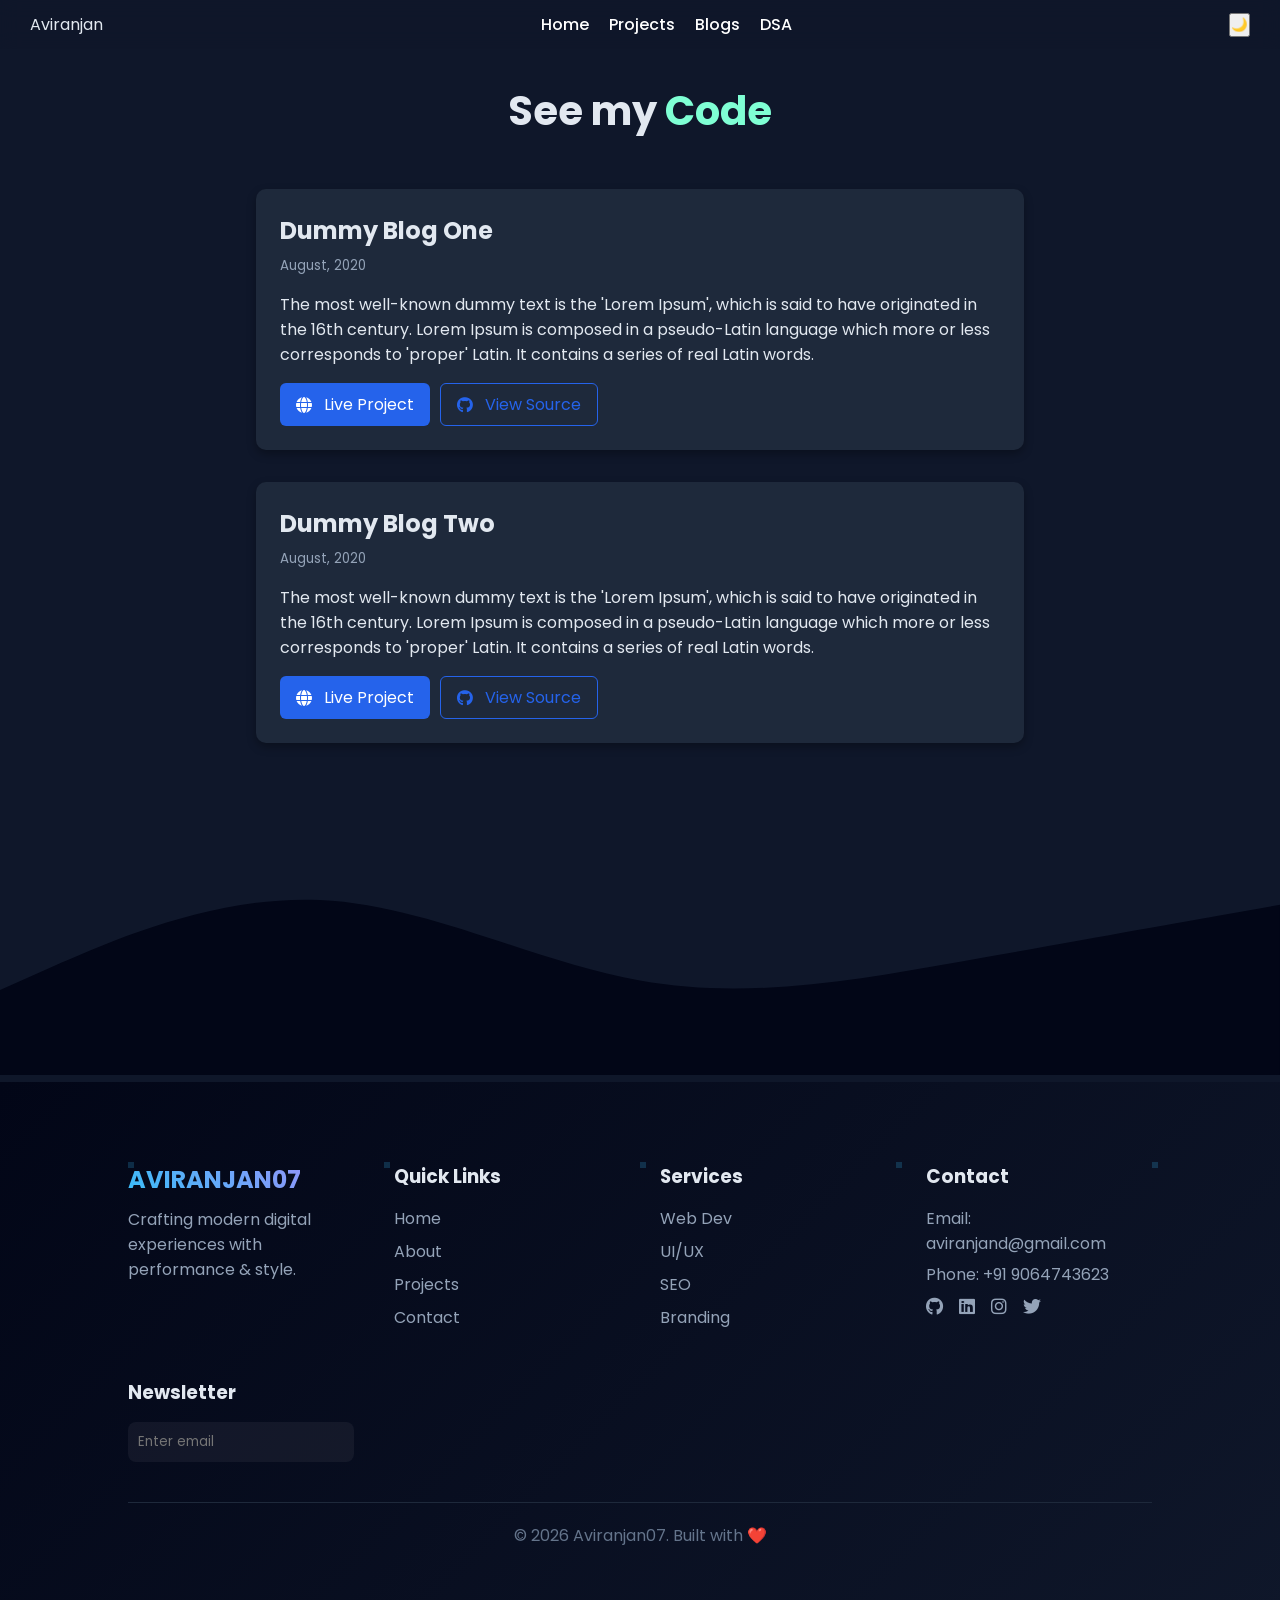
<file: blogs.html>
<!DOCTYPE html>
<html lang="en">

<head>
    <meta charset="UTF-8">
    <meta http-equiv="X-UA-Compatible" content="IE=edge">
    <meta name="viewport" content="width=device-width, initial-scale=1.0">
    <link rel="stylesheet" href="https://cdnjs.cloudflare.com/ajax/libs/font-awesome/6.5.0/css/all.min.css">
    <title> Blogs ! Aviranjan</title>
    <!-- link css -->
    <link href="https://unpkg.com/aos@2.3.1/dist/aos.css" rel="stylesheet">
    <link rel="stylesheet" href="style.css">
    <!-- favicon icon -->
    <link rel="shortcut icon" href="favicon.png" type="image/x-icon">
</head>

<body>

    <div id="progress-bar"></div>

    <!-- NAVBAR -->
    <nav class="navbar">

        <!-- LEFT -->
        <div class="logo">Aviranjan</div>

        <!-- CENTER (DESKTOP MENU) -->
        <ul id="nav-links">
            <li><a href="index.html">Home</a></li>
            <li><a href="index.html#projecctSection1">Projects</a></li>    
            <li><a href="blogs.html">Blogs</a></li>
            <li><a href="dsa.html">DSA</a></li>
        </ul>

        <!-- RIGHT -->
        <div class="nav-right">
            <div class="menu-toggle" id="menu-toggle">
                <span></span>
                <span></span>
                <span></span>
            </div>

            <button id="theme-toggle">🌙</button>
        </div>

    </nav>


    <!-- Header Section -->
    <header class="hero-yt">
        <h1 class="hero-heading-yt">
            See my <span class="highlight">Code</span>
        </h1>
    </header>

    <!-- Blog Section -->
    <section class="projects">
        <ol class="non-bullet">

            <!-- Blog 1 -->
            <li class="project-card">
                <h2>Dummy Blog One</h2>
                <small>August, 2020</small>

                <p>
                    The most well-known dummy text is the 'Lorem Ipsum', which is said to have originated in the 16th
                    century. Lorem Ipsum is composed in a pseudo-Latin language which more or less corresponds to
                    'proper' Latin. It contains a series of real Latin words.
                </p>

                <div class="btn-group">
                    <a class="link primary-link" href="#" target="_blank">
                        <i class="fa-solid fa-globe"></i> Live Project
                    </a>

                    <a class="link secondary-link" href="#" target="_blank">
                        <i class="fa-brands fa-github"></i> View Source
                    </a>
                </div>
            </li>

            <!-- Blog 2 -->
            <li class="project-card">
                <h2>Dummy Blog Two</h2>
                <small>August, 2020</small>

                <p>
                    The most well-known dummy text is the 'Lorem Ipsum', which is said to have originated in the 16th
                    century. Lorem Ipsum is composed in a pseudo-Latin language which more or less corresponds to
                    'proper' Latin. It contains a series of real Latin words.
                </p>

                <div class="btn-group">
                    <a class="link primary-link" href="#" target="_blank">
                        <i class="fa-solid fa-globe"></i> Live Project
                    </a>

                    <a class="link secondary-link" href="#" target="_blank">
                        <i class="fa-brands fa-github"></i> View Source
                    </a>
                </div>
            </li>
        </ol>
    </section>

    <!-- FOOTER -->
    <!-- WAVE -->
    <div class="wave">
        <svg viewBox="0 0 1440 320">
            <path fill="#020617" fill-opacity="1"
                d="M0,224L60,197.3C120,171,240,117,360,122.7C480,128,600,192,720,213.3C840,235,960,213,1080,192C1200,171,1320,149,1380,138.7L1440,128V320H0Z">
            </path>
        </svg>
    </div>

    <footer class="footer">

        <div class="particles">
            <span style="left:10%"></span>
            <span style="left:30%"></span>
            <span style="left:50%"></span>
            <span style="left:70%"></span>
            <span style="left:90%"></span>
        </div>

        <div class="footer-container">

            <div class="footer-logo">
                <h2>AVIRANJAN07</h2>
                <p>Crafting modern digital experiences with performance & style.</p>
            </div>

            <div>
                <h3>Quick Links</h3>
                <ul>
                    <li><a href="#">Home</a></li>
                    <li><a href="#">About</a></li>
                    <li><a href="#">Projects</a></li>
                    <li><a href="#">Contact</a></li>
                </ul>
            </div>

            <div>
                <h3>Services</h3>
                <ul>
                    <li><a href="#">Web Dev</a></li>
                    <li><a href="#">UI/UX</a></li>
                    <li><a href="#">SEO</a></li>
                    <li><a href="#">Branding</a></li>
                </ul>
            </div>

            <div class="footer-contact">
                <h3>Contact</h3>
                <p>Email: aviranjand@gmail.com</p>
                <p>Phone: +91 9064743623</p>

                <div class="social-icons">
                    <a href="https://github.com/aviranjan07" target="_blank"><i class="fab fa-github"></i></a>
                    <a href="https://www.linkedin.com/in/aviranjan-das-8121a2211/" target="_blank"><i
                            class="fab fa-linkedin"></i></a>
                    <a href="https://www.instagram.com/aviranjan07/"><i class="fab fa-instagram"></i></a>
                    <a href="https://x.com/aviranjan_das"><i class="fab fa-twitter"></i></a>
                </div>
            </div>

            <div>
                <h3>Newsletter</h3>
                <div class="newsletter-box">
                    <input type="email" id="email" placeholder="Enter email">
                    <button onclick="subscribe()">➤</button>
                </div>
            </div>

        </div>

        <div class="footer-bottom">
            <p>© 2026 Aviranjan07. Built with ❤️</p>
        </div>

    </footer>

    <script src="app.js"></script>
    <script src="https://unpkg.com/aos@2.3.1/dist/aos.js"></script>

    <script>
        AOS.init({
            duration: 1000,
            once: true
        });
    </script>

</body>

</html>
</file>
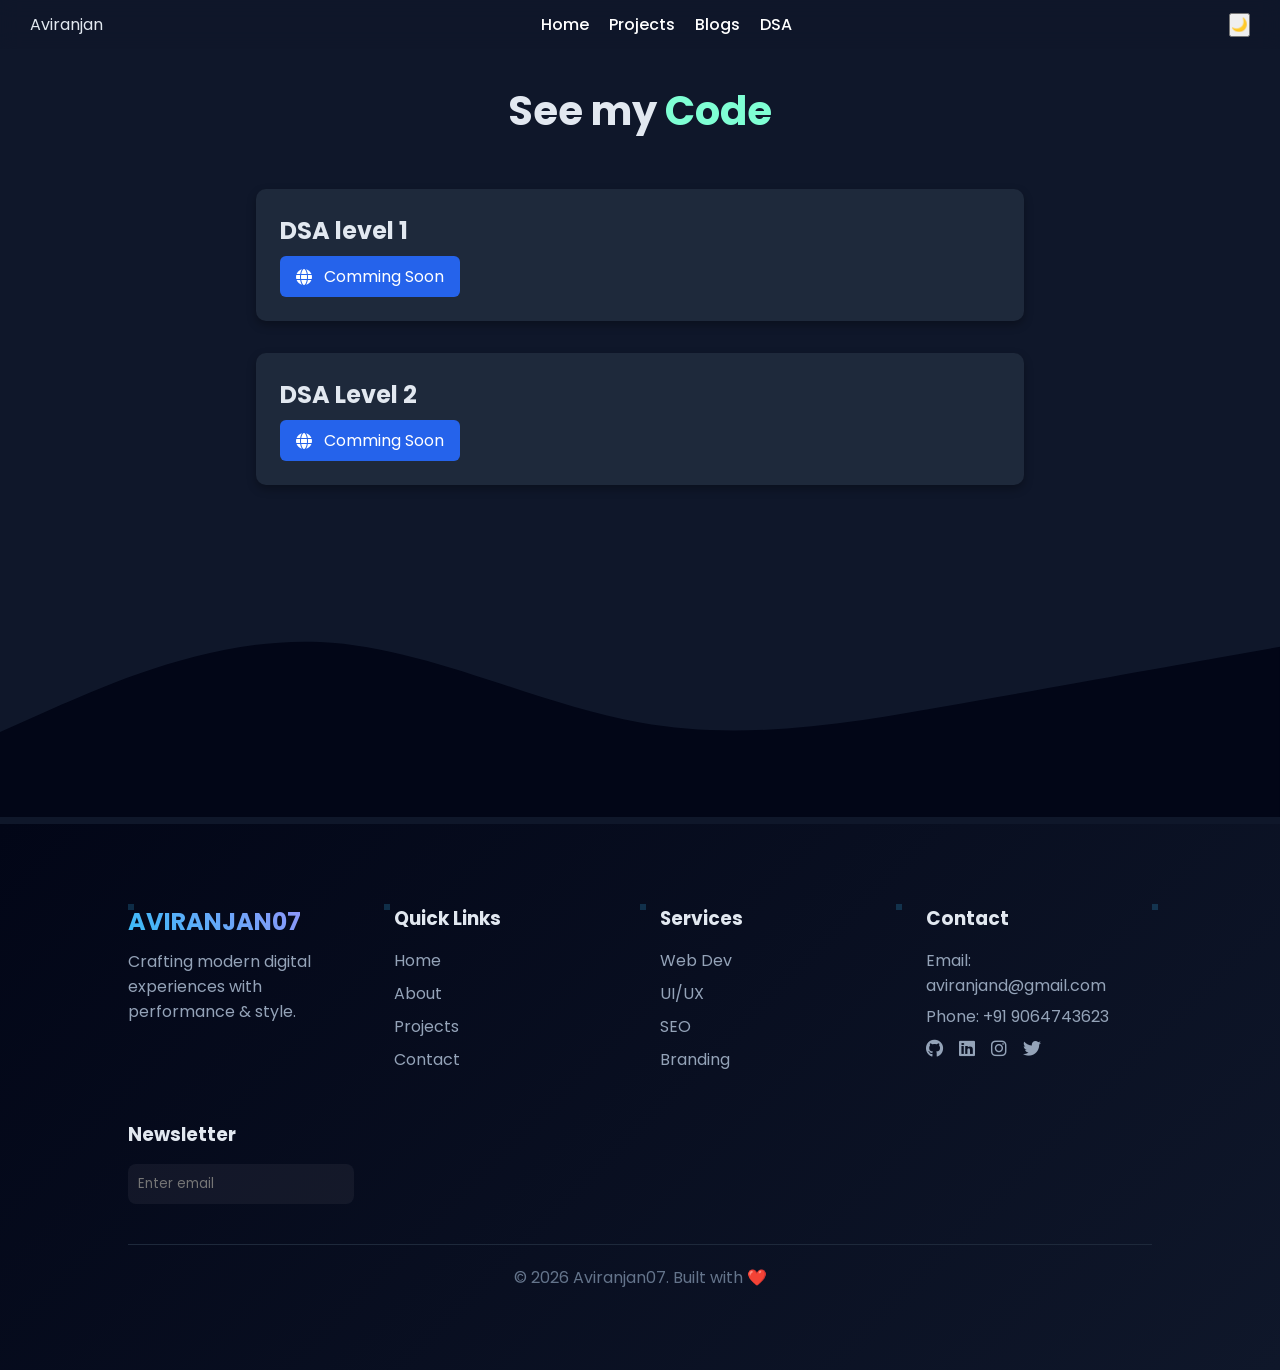
<file: dsa.html>
<!DOCTYPE html>
<html lang="en">

<head>
    <meta charset="UTF-8">
    <meta http-equiv="X-UA-Compatible" content="IE=edge">
    <meta name="viewport" content="width=device-width, initial-scale=1.0">
    <link rel="stylesheet" href="https://cdnjs.cloudflare.com/ajax/libs/font-awesome/6.5.0/css/all.min.css">
    <title> Blogs ! Aviranjan</title>
    <!-- link css -->
    <link href="https://unpkg.com/aos@2.3.1/dist/aos.css" rel="stylesheet">
    <link rel="stylesheet" href="style.css">
    <!-- favicon icon -->
    <link rel="shortcut icon" href="favicon.png" type="image/x-icon">
</head>

<body>

    <div id="progress-bar"></div>

    <!-- NAVBAR -->
    <nav class="navbar">

        <!-- LEFT -->
        <div class="logo">Aviranjan</div>

        <!-- CENTER (DESKTOP MENU) -->
        <ul id="nav-links">
            <li><a href="index.html">Home</a></li>
            <li><a href="index.html#projecctSection1">Projects</a></li>    
            <li><a href="blogs.html">Blogs</a></li>
            <li><a href="pepcodingProject.html">DSA</a></li>
        </ul>

        <!-- RIGHT -->
        <div class="nav-right">
            <div class="menu-toggle" id="menu-toggle">
                <span></span>
                <span></span>
                <span></span>
            </div>

            <button id="theme-toggle">🌙</button>
        </div>

    </nav>


    <!-- Header Section -->
    <header class="hero-yt">
        <h1 class="hero-heading-yt">
            See my <span class="highlight">Code</span>
        </h1>
    </header>

    <!-- Blog Section -->
    <section class="projects">
        <ol class="non-bullet">

            <!-- Blog 1 -->
            <li class="project-card">
                <h2>DSA level 1</h2>
                <!-- <small>August, 2020</small> -->

                <!-- <p>
                    The most well-known dummy text is the 'Lorem Ipsum', which is said to have originated in the 16th
                    century. Lorem Ipsum is composed in a pseudo-Latin language which more or less corresponds to
                    'proper' Latin. It contains a series of real Latin words.
                </p> -->

                <div class="btn-group">
                    <a class="link primary-link" href="#" target="_blank">
                        <i class="fa-solid fa-globe"></i> Comming Soon
                    </a>

                    <!-- <a class="link secondary-link" href="#" target="_blank">
                        <i class="fa-brands fa-github"></i> View Source
                    </a> -->
                </div>
            </li>

            <!-- Blog 2 -->
            <li class="project-card">
                <h2>DSA Level 2</h2>
                <!-- <small>August, 2020</small> -->

                <!-- <p>
                    The most well-known dummy text is the 'Lorem Ipsum', which is said to have originated in the 16th
                    century. Lorem Ipsum is composed in a pseudo-Latin language which more or less corresponds to
                    'proper' Latin. It contains a series of real Latin words.
                </p> -->

                <div class="btn-group">
                    <a class="link primary-link" href="#" target="_blank">
                        <i class="fa-solid fa-globe"></i> Comming Soon
                    </a>

                    <!-- <a class="link secondary-link" href="#" target="_blank">
                        <i class="fa-brands fa-github"></i> View Source
                    </a> -->
                </div>
            </li>
        </ol>
    </section>

    <!-- FOOTER -->
    <!-- WAVE -->
    <div class="wave">
        <svg viewBox="0 0 1440 320">
            <path fill="#020617" fill-opacity="1"
                d="M0,224L60,197.3C120,171,240,117,360,122.7C480,128,600,192,720,213.3C840,235,960,213,1080,192C1200,171,1320,149,1380,138.7L1440,128V320H0Z">
            </path>
        </svg>
    </div>

    <footer class="footer">

        <div class="particles">
            <span style="left:10%"></span>
            <span style="left:30%"></span>
            <span style="left:50%"></span>
            <span style="left:70%"></span>
            <span style="left:90%"></span>
        </div>

        <div class="footer-container">

            <div class="footer-logo">
                <h2>AVIRANJAN07</h2>
                <p>Crafting modern digital experiences with performance & style.</p>
            </div>

            <div>
                <h3>Quick Links</h3>
                <ul>
                    <li><a href="#">Home</a></li>
                    <li><a href="#">About</a></li>
                    <li><a href="#">Projects</a></li>
                    <li><a href="#">Contact</a></li>
                </ul>
            </div>

            <div>
                <h3>Services</h3>
                <ul>
                    <li><a href="#">Web Dev</a></li>
                    <li><a href="#">UI/UX</a></li>
                    <li><a href="#">SEO</a></li>
                    <li><a href="#">Branding</a></li>
                </ul>
            </div>

            <div class="footer-contact">
                <h3>Contact</h3>
                <p>Email: aviranjand@gmail.com</p>
                <p>Phone: +91 9064743623</p>

                <div class="social-icons">
                    <a href="https://github.com/aviranjan07" target="_blank"><i class="fab fa-github"></i></a>
                    <a href="https://www.linkedin.com/in/aviranjan-das-8121a2211/" target="_blank"><i
                            class="fab fa-linkedin"></i></a>
                    <a href="https://www.instagram.com/aviranjan07/"><i class="fab fa-instagram"></i></a>
                    <a href="https://x.com/aviranjan_das"><i class="fab fa-twitter"></i></a>
                </div>
            </div>

            <div>
                <h3>Newsletter</h3>
                <div class="newsletter-box">
                    <input type="email" id="email" placeholder="Enter email">
                    <button onclick="subscribe()">➤</button>
                </div>
            </div>

        </div>

        <div class="footer-bottom">
            <p>© 2026 Aviranjan07. Built with ❤️</p>
        </div>

    </footer>

    <script src="app.js"></script>
    <script src="https://unpkg.com/aos@2.3.1/dist/aos.js"></script>

    <script>
        AOS.init({
            duration: 1000,
            once: true
        });
    </script>

</body>

</html>
</file>
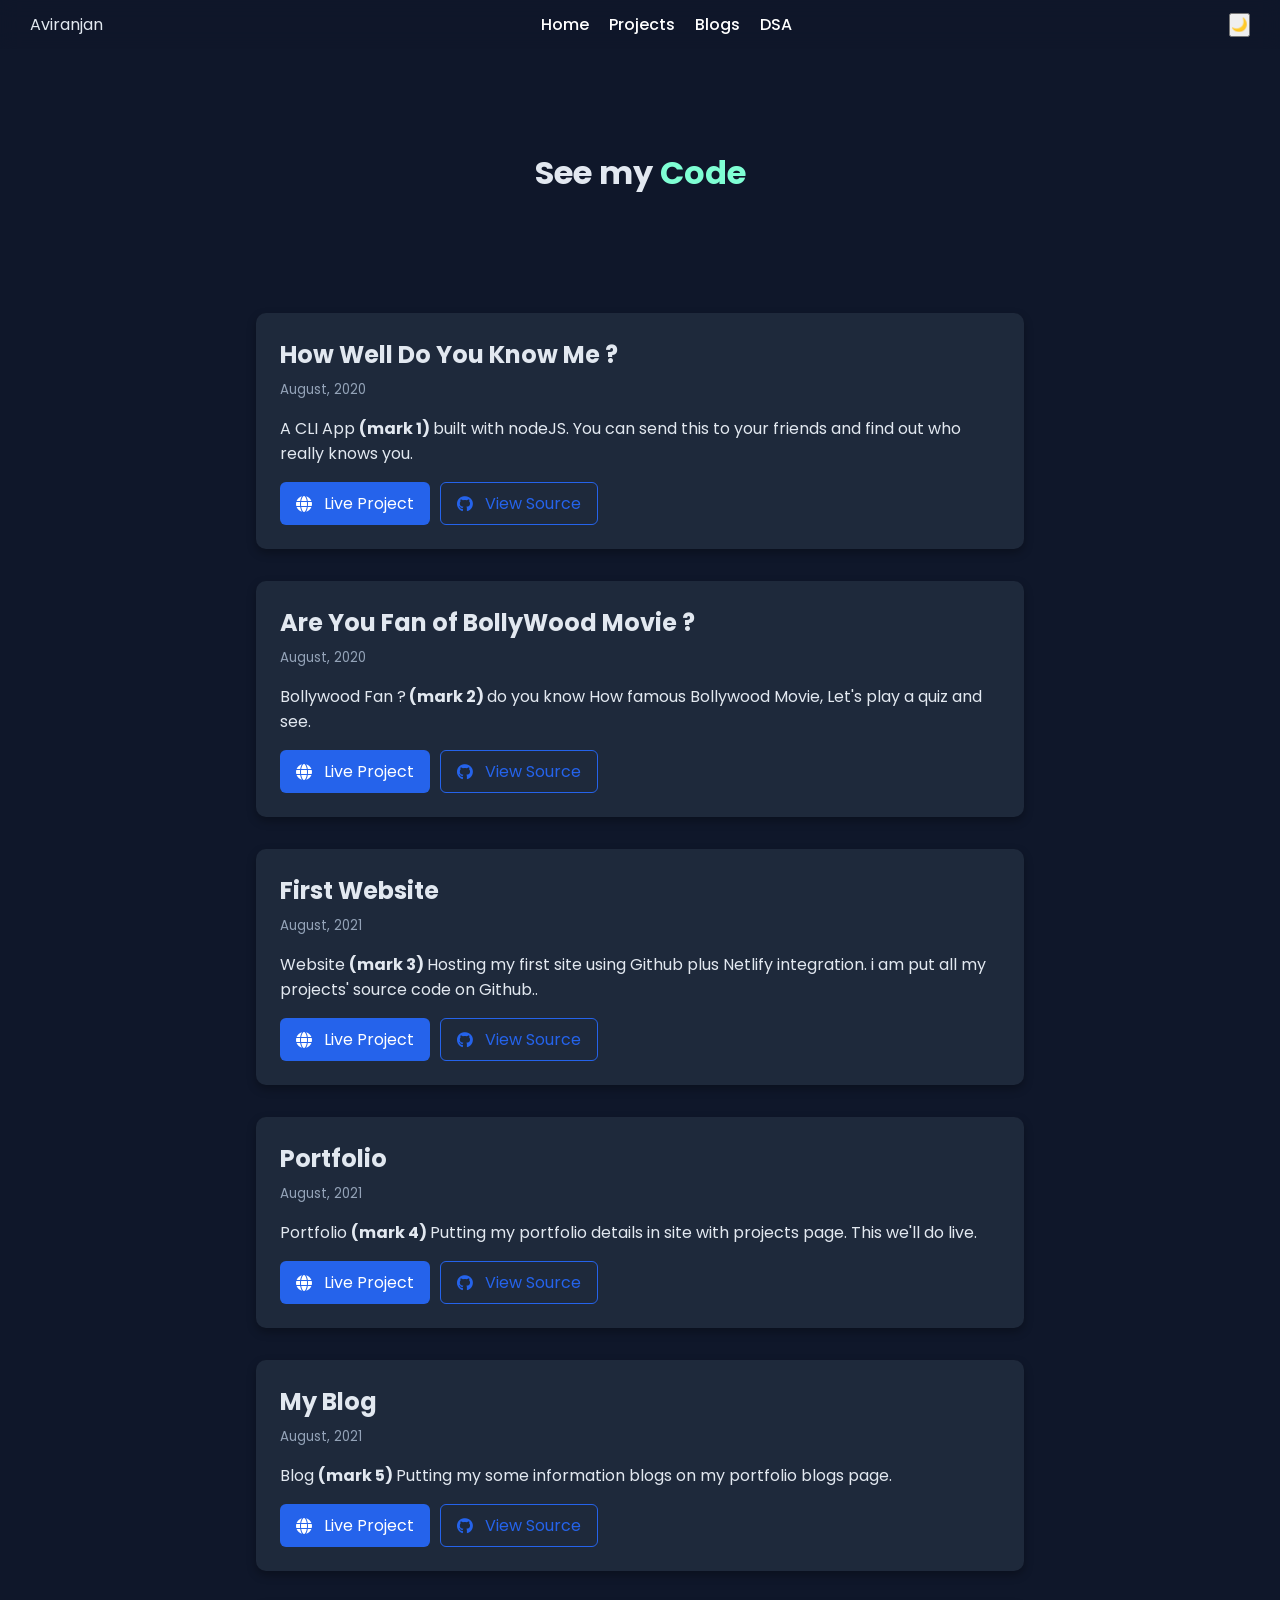
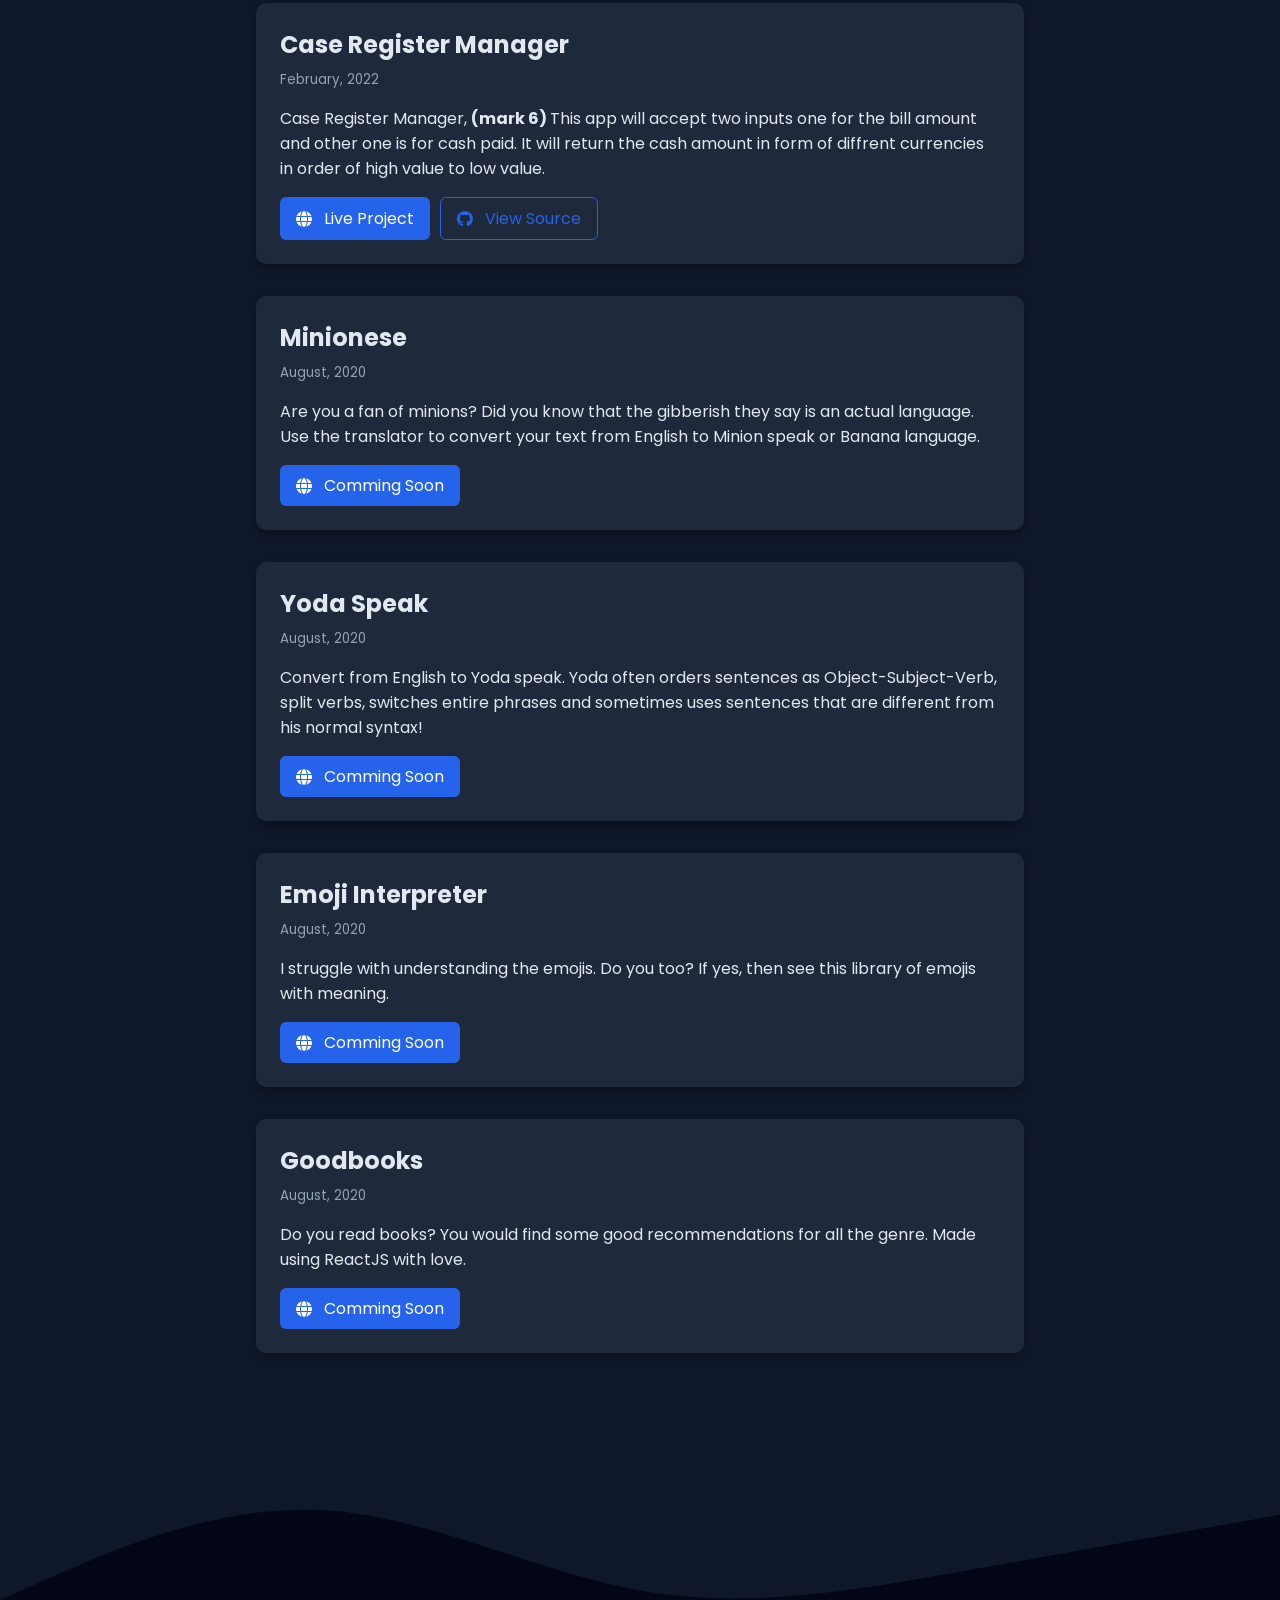
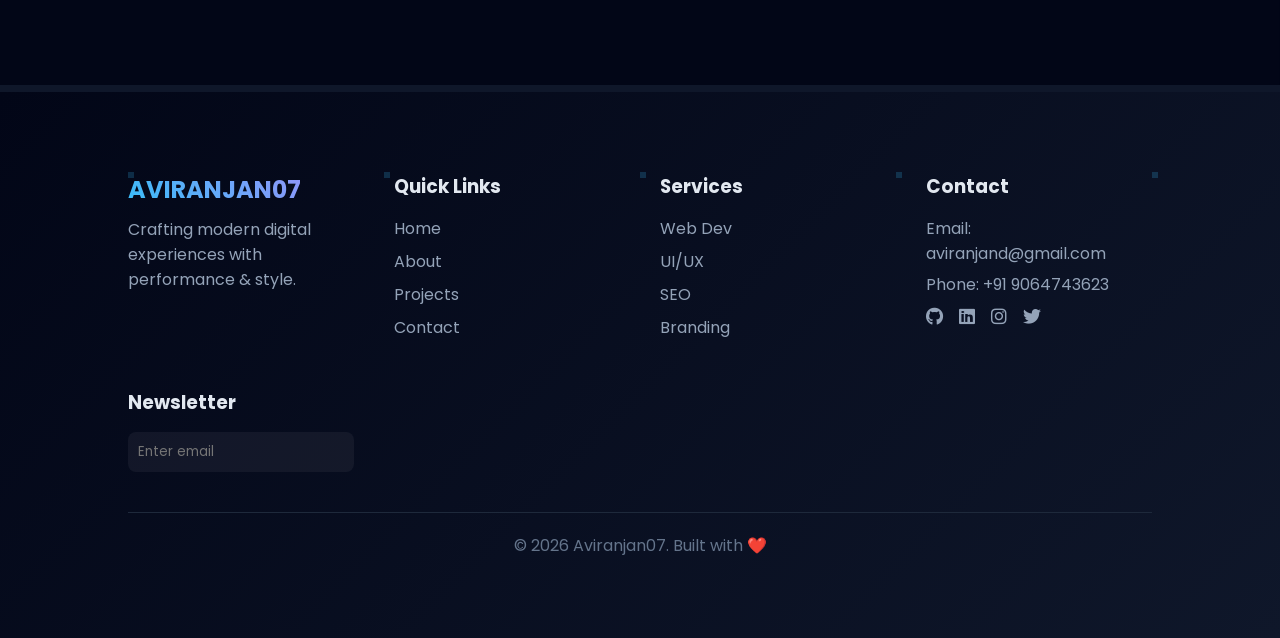
<file: neoGprojects.html>
<!DOCTYPE html>
<html lang="en">

<head>
    <meta charset="UTF-8">
    <meta http-equiv="X-UA-Compatible" content="IE=edge">
    <meta name="viewport" content="width=device-width, initial-scale=1.0">
    <link rel="stylesheet" href="https://cdnjs.cloudflare.com/ajax/libs/font-awesome/6.5.0/css/all.min.css">
    <title>NeoG ! Projects</title>
    <!-- link css -->
    <link href="https://unpkg.com/aos@2.3.1/dist/aos.css" rel="stylesheet">
    <link rel="stylesheet" href="style.css">
    <!-- favicon icon -->
    <link rel="shortcut icon" href="favicon.png" type="image/x-icon">
</head>

<body>
    <!-- NAVBAR -->
    <nav class="navbar">

        <!-- LEFT -->
        <div class="logo">Aviranjan</div>

        <!-- CENTER (DESKTOP MENU) -->
        <ul id="nav-links">
            <li><a href="index.html#home">Home</a></li>
            <li><a href="index.html#projecctSection1">Projects</a></li>
            <li><a href="blogs.html">Blogs</a></li>
            <li><a href="dsa.html">DSA</a></li>
        </ul>

        <!-- RIGHT -->
        <div class="nav-right">
            <div class="menu-toggle" id="menu-toggle">
                <span></span>
                <span></span>
                <span></span>
            </div>

            <button id="theme-toggle">🌙</button>
        </div>

    </nav>

    <!-- header section  -->
    <header class="hero">
        <h1 class="hero-heading"> See my <span style="color: aquamarine;">Code</span> </h1>
    </header>


    <!-- Projects Section -->
    <section class="projects">
        <ol class="non-bullet">

            <!-- mark 1 -->
            <li class="project-card">
                <h2>How Well Do You Know Me ?</h2>
                <small>August, 2020</small>

                <p> A CLI App <b class="mark"> (mark 1) </b> built with nodeJS. You can send this to your friends and
                    find out who really knows you.</p>

                <div class="btn-group">
                    <a class="link primary-link" href="https://replit.com/@AviranjanDas/friends-Quiz#index.js"
                        target="_blank">
                        <i class="fa-solid fa-globe"></i> Live Project
                    </a>

                    <a class="link secondary-link" href="https://replit.com/@AviranjanDas/Source-of-Quiz-Game#index.js"
                        target="_blank">
                        <i class="fa-brands fa-github"></i> View Source
                    </a>
                </div>
            </li>

            <!-- mark 2 -->

            <li class="project-card">
                <h2>Are You Fan of BollyWood Movie ?</h2>
                <small>August, 2020</small>

                <p>Bollywood Fan ?<b class="mark"> (mark 2) </b> do you know How famous Bollywood Movie, Let's play a
                    quiz and see.</p>

                <div class="btn-group">
                    <a class="link primary-link" href="https://replit.com/@AviranjanDas/movie-Quiz#index.js"
                        target="_blank">
                        <i class="fa-solid fa-globe"></i> Live Project
                    </a>

                    <a class="link secondary-link" href="https://replit.com/@AviranjanDas/source-of-Movie-Quiz#index.js"
                        target="_blank">
                        <i class="fa-brands fa-github"></i> View Source
                    </a>
                </div>
            </li>


            <!-- mark 3 -->

            <li class="project-card">
                <h2>First Website</h2>
                <small>August, 2021</small>

                <p>Website <b class="mark"> (mark 3) </b> Hosting my first site using Github plus Netlify integration. i
                    am put all my projects' source code on Github..</p>

                <div class="btn-group">
                    <a class="link primary-link" href="https://aviranjan007.netlify.app/" target="_blank">
                        <i class="fa-solid fa-globe"></i> Live Project
                    </a>

                    <a class="link secondary-link" href="https://github.com/aviranjan07/My_Portfolio_Website"
                        target="_blank">
                        <i class="fa-brands fa-github"></i> View Source
                    </a>
                </div>
            </li>

            <!-- mark 4 -->

            <li class="project-card">
                <h2>Portfolio</h2>
                <small>August, 2021</small>

                <p>Portfolio <b class="mark"> (mark 4) </b> Putting my portfolio details in site with projects page.
                    This we'll do live.</p>

                <div class="btn-group">
                    <a class="link primary-link" href="https://aviranjan007.netlify.app/" target="_blank">
                        <i class="fa-solid fa-globe"></i> Live Project
                    </a>

                    <a class="link secondary-link" href="https://github.com/aviranjan07/My_Portfolio_Website"
                        target="_blank">
                        <i class="fa-brands fa-github"></i> View Source
                    </a>
                </div>
            </li>


            <!-- mark 5  -->

            <li class="project-card">
                <h2>My Blog</h2>
                <small>August, 2021</small>

                <p>Blog <b class="mark"> (mark 5) </b> Putting my some information blogs on my portfolio blogs page.</p>

                <div class="btn-group">
                    <a class="link primary-link" href="https://aviranjan007.netlify.app/blogs.html" target="_blank">
                        <i class="fa-solid fa-globe"></i> Live Project
                    </a>

                    <a class="link secondary-link" href="https://github.com/aviranjan07/My_Portfolio_Website"
                        target="_blank">
                        <i class="fa-brands fa-github"></i> View Source
                    </a>
                </div>
            </li>

            <!-- mark 6  -->

            <li class="project-card">
                <h2>Case Register Manager</h2>
                <small>February, 2022</small>

                <p> Case Register Manager, <b class="mark"> (mark 6) </b>This app will accept two inputs one for the
                    bill amount and other one is for cash paid. It will return the cash amount in form of diffrent
                    currencies in order of high value to low value.</p>

                <div class="btn-group">
                    <a class="link primary-link" href="https://case-register-manager07.netlify.app/" target="_blank">
                        <i class="fa-solid fa-globe"></i> Live Project
                    </a>

                    <a class="link secondary-link" href="https://github.com/aviranjan07/Cash_Register_Manager"
                        target="_blank">
                        <i class="fa-brands fa-github"></i> View Source
                    </a>
                </div>
            </li>


            <!-- mark 7  -->

            <li class="project-card">
                <h2>Minionese</h2>
                <small>August, 2020</small>

                <p>Are you a fan of minions? Did you know that the gibberish they say is an actual language. Use the
                    translator to convert your text from English to Minion speak or Banana language.</p>

                <div class="btn-group">
                    <a class="link primary-link" href="#" target="_blank">
                        <i class="fa-solid fa-globe"></i> Comming Soon
                    </a>

                    <!-- <a class="link secondary-link"
                        href="#"
                        target="_blank">
                        <i class="fa-brands fa-github"></i> View Source
                    </a> -->
                </div>
            </li>



            <!-- mark 8  -->

            <li class="project-card">
                <h2>Yoda Speak</h2>
                <small>August, 2020</small>

                <p>Convert from English to Yoda speak. Yoda often orders sentences as Object-Subject-Verb, split verbs,
                    switches entire phrases and sometimes uses sentences that are different from his normal syntax!</p>

                <div class="btn-group">
                    <a class="link primary-link" href="#" target="_blank">
                        <i class="fa-solid fa-globe"></i> Comming Soon
                    </a>

                    <!-- <a class="link secondary-link"
                        href="#"
                        target="_blank">
                        <i class="fa-brands fa-github"></i> View Source
                    </a> -->
                </div>
            </li>


            <!-- mark 9  -->

            <li class="project-card">
                <h2>Emoji Interpreter</h2>
                <small>August, 2020</small>

                <p> I struggle with understanding the emojis. Do you too? If yes, then see this library of emojis with
                    meaning.</p>

                <div class="btn-group">
                    <a class="link primary-link" href="#" target="_blank">
                        <i class="fa-solid fa-globe"></i> Comming Soon
                    </a>

                    <!-- <a class="link secondary-link"
                        href="#"
                        target="_blank">
                        <i class="fa-brands fa-github"></i> View Source
                    </a> -->
                </div>
            </li>


            <!-- mark 10  -->

            <li class="project-card">
                <h2>Goodbooks</h2>
                <small>August, 2020</small>

                <p>Do you read books? You would find some good recommendations for all the genre. Made using ReactJS
                    with love.</p>

                <div class="btn-group">
                    <a class="link primary-link" href="#" target="_blank">
                        <i class="fa-solid fa-globe"></i> Comming Soon
                    </a>

                    <!-- <a class="link secondary-link"
                        href="#"
                        target="_blank">
                        <i class="fa-brands fa-github"></i> View Source
                    </a> -->
                </div>
            </li>
        </ol>
    </section>

    <!-- FOOTER -->
    <!-- WAVE -->
    <div class="wave">
        <svg viewBox="0 0 1440 320">
            <path fill="#020617" fill-opacity="1"
                d="M0,224L60,197.3C120,171,240,117,360,122.7C480,128,600,192,720,213.3C840,235,960,213,1080,192C1200,171,1320,149,1380,138.7L1440,128V320H0Z">
            </path>
        </svg>
    </div>

    <footer class="footer">

        <div class="particles">
            <span style="left:10%"></span>
            <span style="left:30%"></span>
            <span style="left:50%"></span>
            <span style="left:70%"></span>
            <span style="left:90%"></span>
        </div>

        <div class="footer-container">

            <div class="footer-logo">
                <h2>AVIRANJAN07</h2>
                <p>Crafting modern digital experiences with performance & style.</p>
            </div>

            <div>
                <h3>Quick Links</h3>
                <ul>
                    <li><a href="#">Home</a></li>
                    <li><a href="#">About</a></li>
                    <li><a href="#">Projects</a></li>
                    <li><a href="#">Contact</a></li>
                </ul>
            </div>

            <div>
                <h3>Services</h3>
                <ul>
                    <li><a href="#">Web Dev</a></li>
                    <li><a href="#">UI/UX</a></li>
                    <li><a href="#">SEO</a></li>
                    <li><a href="#">Branding</a></li>
                </ul>
            </div>

            <div class="footer-contact">
                <h3>Contact</h3>
                <p>Email: aviranjand@gmail.com</p>
                <p>Phone: +91 9064743623</p>

                <div class="social-icons">
                    <a href="https://github.com/aviranjan07" target="_blank"><i class="fab fa-github"></i></a>
                    <a href="https://www.linkedin.com/in/aviranjan-das-8121a2211/" target="_blank"><i
                            class="fab fa-linkedin"></i></a>
                    <a href="https://www.instagram.com/aviranjan07/"><i class="fab fa-instagram"></i></a>
                    <a href="https://x.com/aviranjan_das"><i class="fab fa-twitter"></i></a>
                </div>
            </div>

            <div>
                <h3>Newsletter</h3>
                <div class="newsletter-box">
                    <input type="email" id="email" placeholder="Enter email">
                    <button onclick="subscribe()">➤</button>
                </div>
            </div>

        </div>

        <div class="footer-bottom">
            <p>© 2026 Aviranjan07. Built with ❤️</p>
        </div>

    </footer>

    <script src="app.js"></script>
    <script src="https://unpkg.com/aos@2.3.1/dist/aos.js"></script>

    <script>
        AOS.init({
            duration: 1000,
            once: true
        });
    </script>

</body>

</html>
</file>
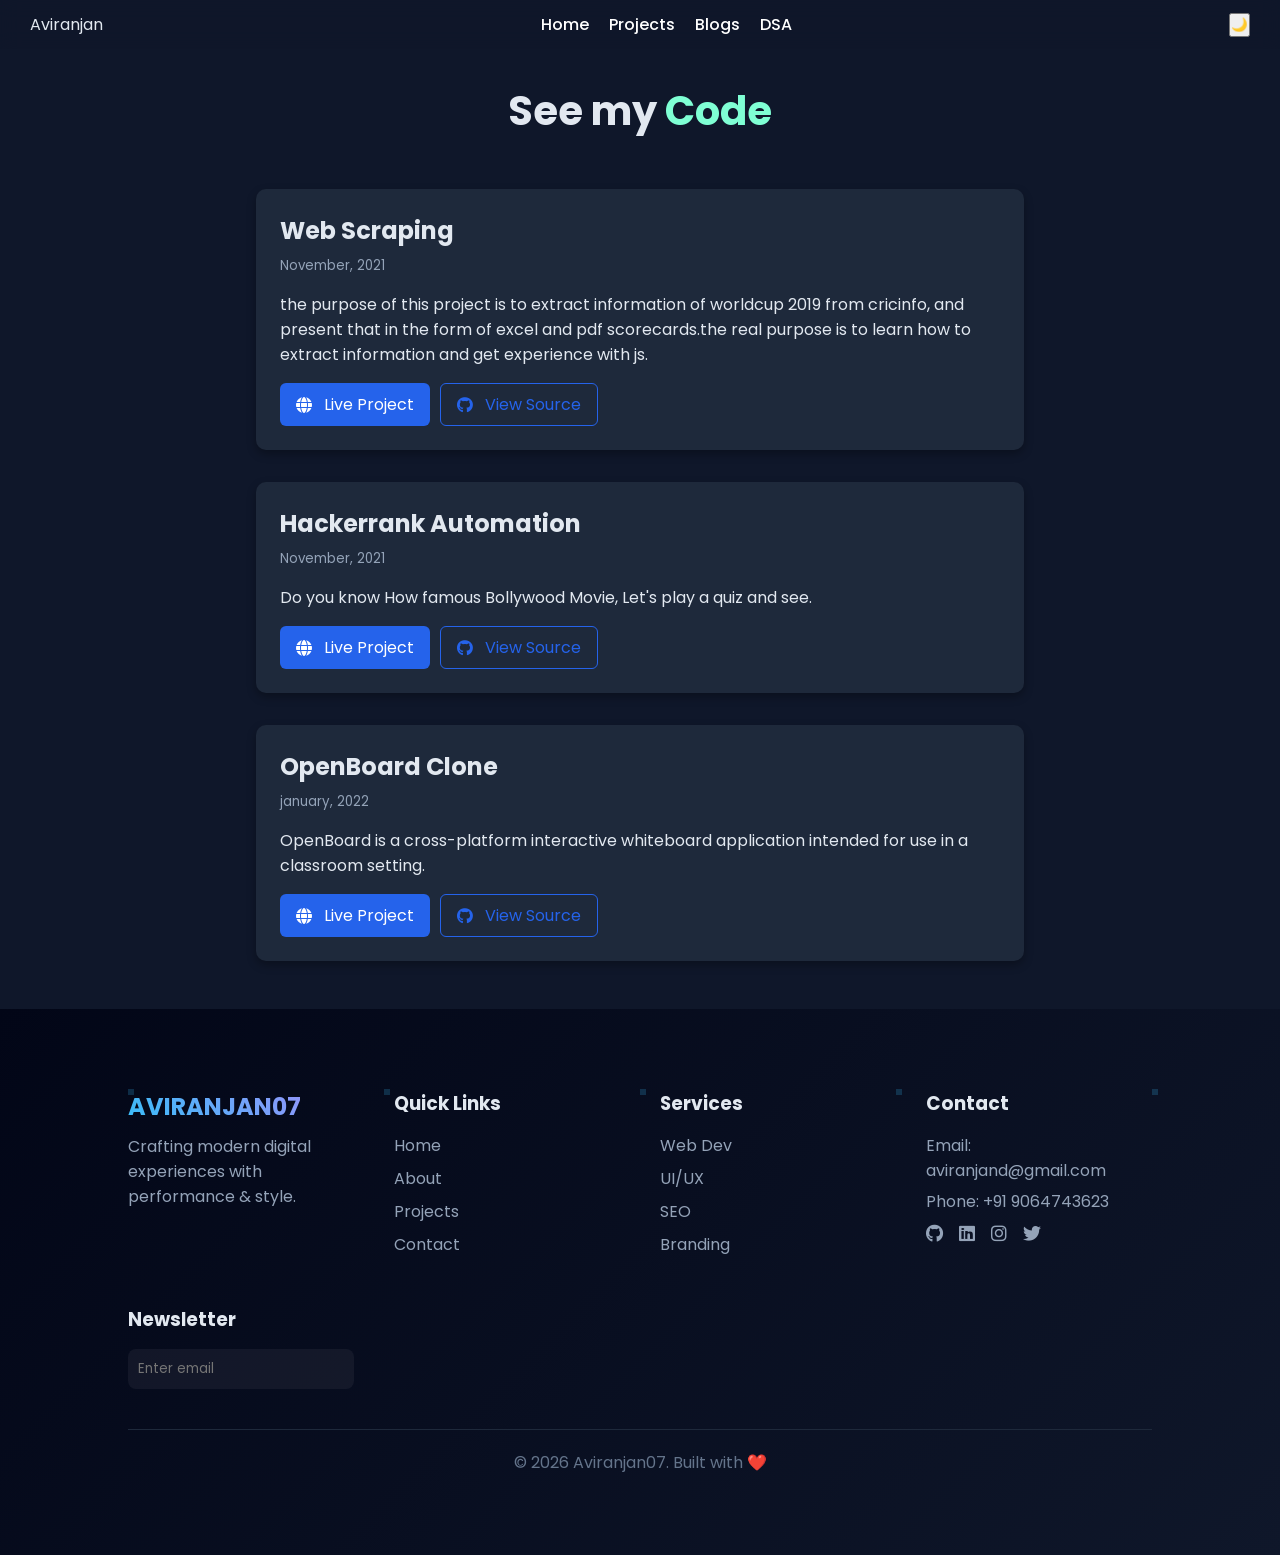
<file: pepcodingProject.html>
<!DOCTYPE html>
<html lang="en">

<head>
    <meta charset="UTF-8">
    <meta name="viewport" content="width=device-width, initial-scale=1.0">
    <link rel="stylesheet" href="https://cdnjs.cloudflare.com/ajax/libs/font-awesome/6.5.0/css/all.min.css">

    <title>Aviranjan | Web Developer</title>

    <link href="https://unpkg.com/aos@2.3.1/dist/aos.css" rel="stylesheet">
    <link rel="stylesheet" href="style.css">
    <link rel="shortcut icon" href="homeFavicon.svg">

</head>

<body>

    <div id="progress-bar"></div>

    <!-- NAVBAR -->
    <nav class="navbar">

        <!-- LEFT -->
        <div class="logo">Aviranjan</div>

        <!-- CENTER (DESKTOP MENU) -->
        <ul id="nav-links">
            <li><a href="index.html">Home</a></li>
            <li><a href="index.html#projecctSection1">Projects</a></li>
            <li><a href="blogs.html">Blogs</a></li>
            <li><a href="pepcodingProject.html">DSA</a></li>
        </ul>

        <!-- RIGHT -->
        <div class="nav-right">
            <div class="menu-toggle" id="menu-toggle">
                <span></span>
                <span></span>
                <span></span>
            </div>

            <button id="theme-toggle">🌙</button>
        </div>

    </nav>



    <!-- Header Section -->
    <header class="hero-yt">
        <h1 class="hero-heading-yt">
            See my <span class="highlight">Code</span>
        </h1>
    </header>


    <!-- Projects Section -->
    <section class="projects">
        <ol class="non-bullet">

            <!-- project 1 -->
            <li class="project-card">
                <h2>Web Scraping</h2>
                <small>November, 2021</small>

                <p>
                    the purpose of this project is to extract information of worldcup 2019 from cricinfo, and present
                    that in
                    the form of excel and pdf scorecards.the real purpose is to learn how to extract information and get
                    experience with js. </p>

                <div class="btn-group">
                    <a class="link primary-link" href="https://replit.com/@AviranjanDas/friends-Quiz#index.js"
                        target="_blank">
                        <i class="fa-solid fa-globe"></i> Live Project
                    </a>

                    <a class="link secondary-link"
                        href="https://github.com/aviranjan07/100dayofcodechallenges/tree/main/day34%2635"
                        target="_blank">
                        <i class="fa-brands fa-github"></i> View Source
                    </a>
                </div>
            </li>


            <!-- project 2 -->

            <li class="project-card">
                <h2>Hackerrank Automation</h2>
                <small>November, 2021</small>

                <p>
                    Do you know How famous Bollywood Movie, Let's play a quiz and see. </p>

                <div class="btn-group">
                    <a class="link primary-link" href="https://replit.com/@AviranjanDas/movie-Quiz#index.js"
                        target="_blank">
                        <i class="fa-solid fa-globe"></i> Live Project
                    </a>

                    <a class="link secondary-link" href="https://replit.com/@AviranjanDas/source-of-Movie-Quiz#index.js"
                        target="_blank">
                        <i class="fa-brands fa-github"></i> View Source
                    </a>
                </div>
            </li>


            <!-- project 3 -->

            <li class="project-card">
                <h2>OpenBoard Clone</h2>
                <small>january, 2022</small>

                <p>
                    OpenBoard is a cross-platform interactive whiteboard application intended for use in a classroom
                    setting. </p>

                <div class="btn-group">
                    <a class="link primary-link" href="https://openboardclone.herokuapp.com/" target="_blank">
                        <i class="fa-solid fa-globe"></i> Live Project
                    </a>

                    <a class="link secondary-link" href="https://github.com/aviranjan07/OpenBoard_Clone"
                        target="_blank">
                        <i class="fa-brands fa-github"></i> View Source
                    </a>
                </div>
            </li>
        </ol>
    </section>

    <!-- footer section  -->
    <footer class="footer">

        <div class="particles">
            <span style="left:10%"></span>
            <span style="left:30%"></span>
            <span style="left:50%"></span>
            <span style="left:70%"></span>
            <span style="left:90%"></span>
        </div>

        <div class="footer-container">

            <div class="footer-logo">
                <h2>AVIRANJAN07</h2>
                <p>Crafting modern digital experiences with performance & style.</p>
            </div>

            <div>
                <h3>Quick Links</h3>
                <ul>
                    <li><a href="#">Home</a></li>
                    <li><a href="#">About</a></li>
                    <li><a href="#">Projects</a></li>
                    <li><a href="#">Contact</a></li>
                </ul>
            </div>

            <div>
                <h3>Services</h3>
                <ul>
                    <li><a href="#">Web Dev</a></li>
                    <li><a href="#">UI/UX</a></li>
                    <li><a href="#">SEO</a></li>
                    <li><a href="#">Branding</a></li>
                </ul>
            </div>

            <div class="footer-contact">
                <h3>Contact</h3>
                <p>Email: aviranjand@gmail.com</p>
                <p>Phone: +91 9064743623</p>

                <div class="social-icons">
                    <a href="https://github.com/aviranjan07" target="_blank"><i class="fab fa-github"></i></a>
                    <a href="https://www.linkedin.com/in/aviranjan-das-8121a2211/" target="_blank"><i class="fab fa-linkedin"></i></a>
                    <a href="https://www.instagram.com/aviranjan07/"><i class="fab fa-instagram"></i></a>
                    <a href="https://x.com/aviranjan_das"><i class="fab fa-twitter"></i></a>
                </div>
            </div>

            <div>
                <h3>Newsletter</h3>
                <div class="newsletter-box">
                    <input type="email" id="email" placeholder="Enter email">
                    <button onclick="subscribe()">➤</button>
                </div>
            </div>

        </div>

        <div class="footer-bottom">
            <p>© 2026 Aviranjan07. Built with ❤️</p>
        </div>

    </footer>

    <script src="app.js"></script>
    <script src="https://unpkg.com/aos@2.3.1/dist/aos.js"></script>

    <script>
        AOS.init({
            duration: 1000,
            once: true
        });
    </script>

</body>

</html>
</file>
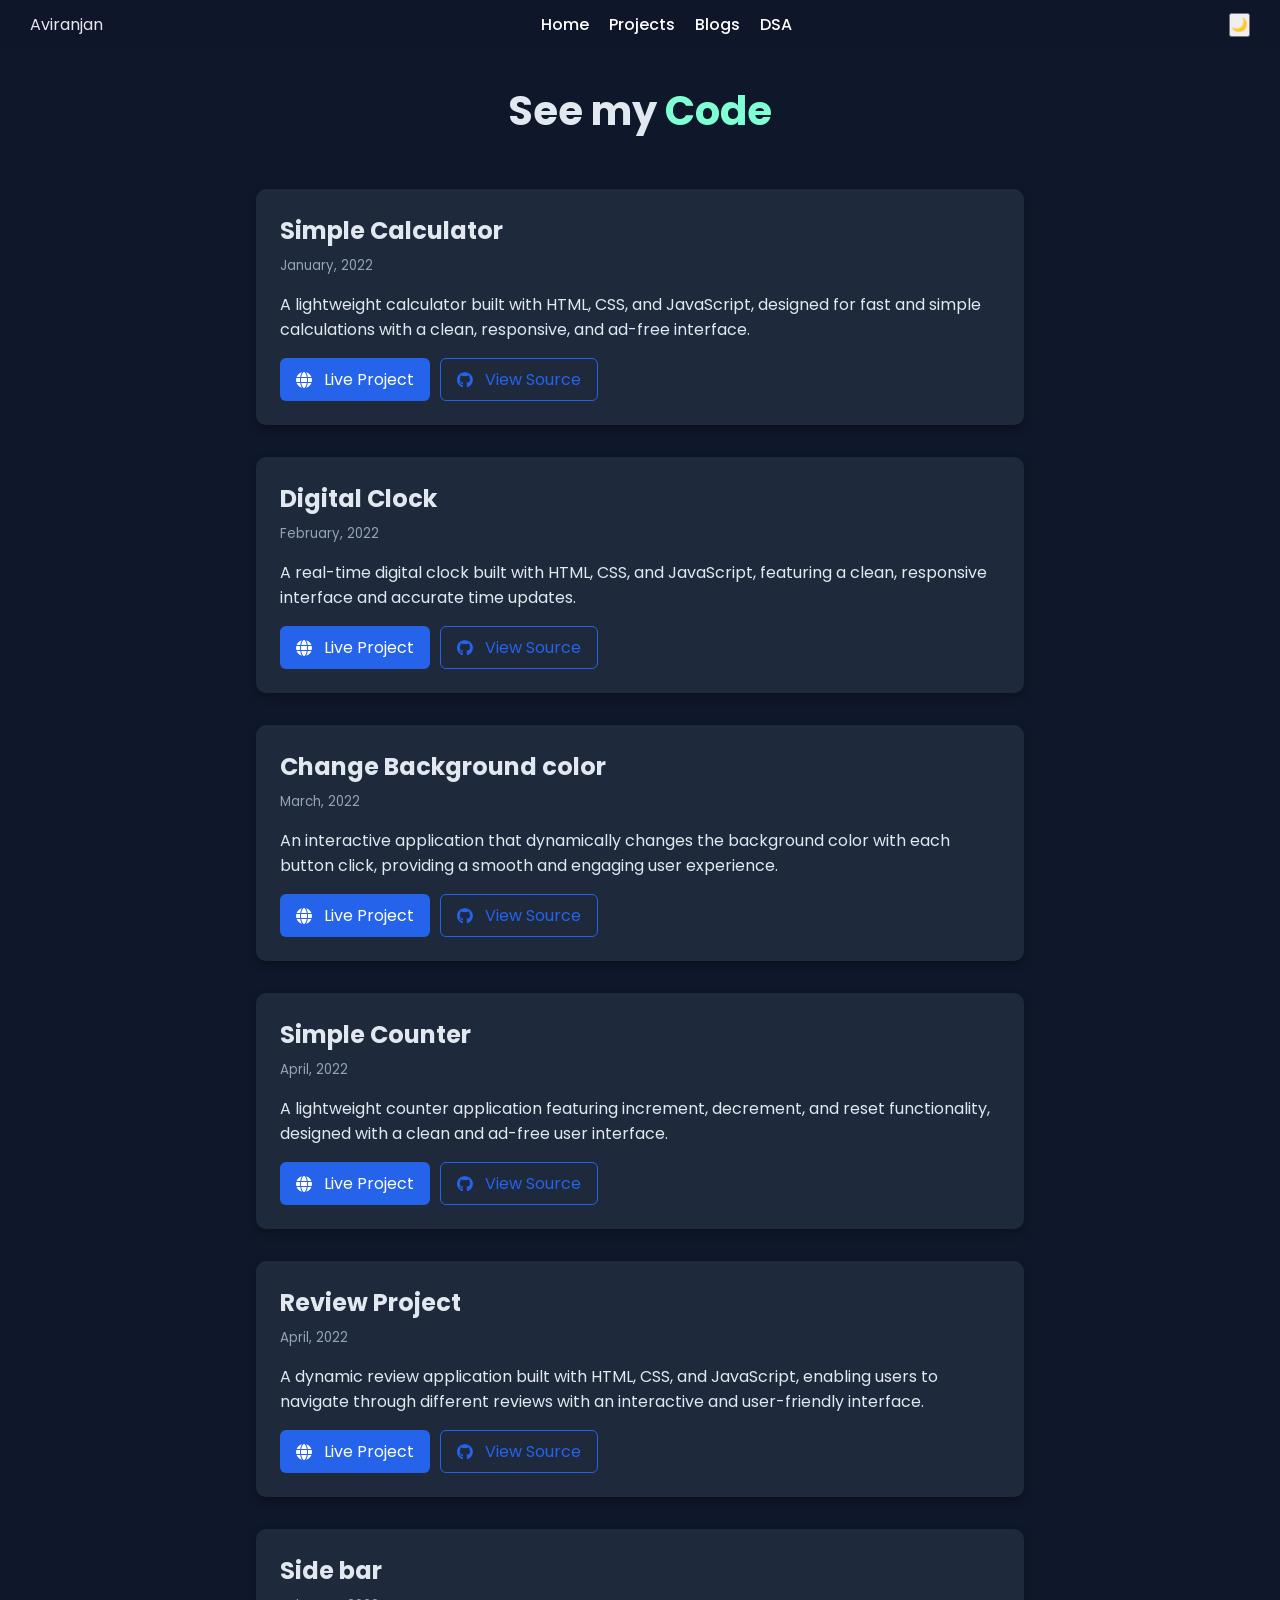
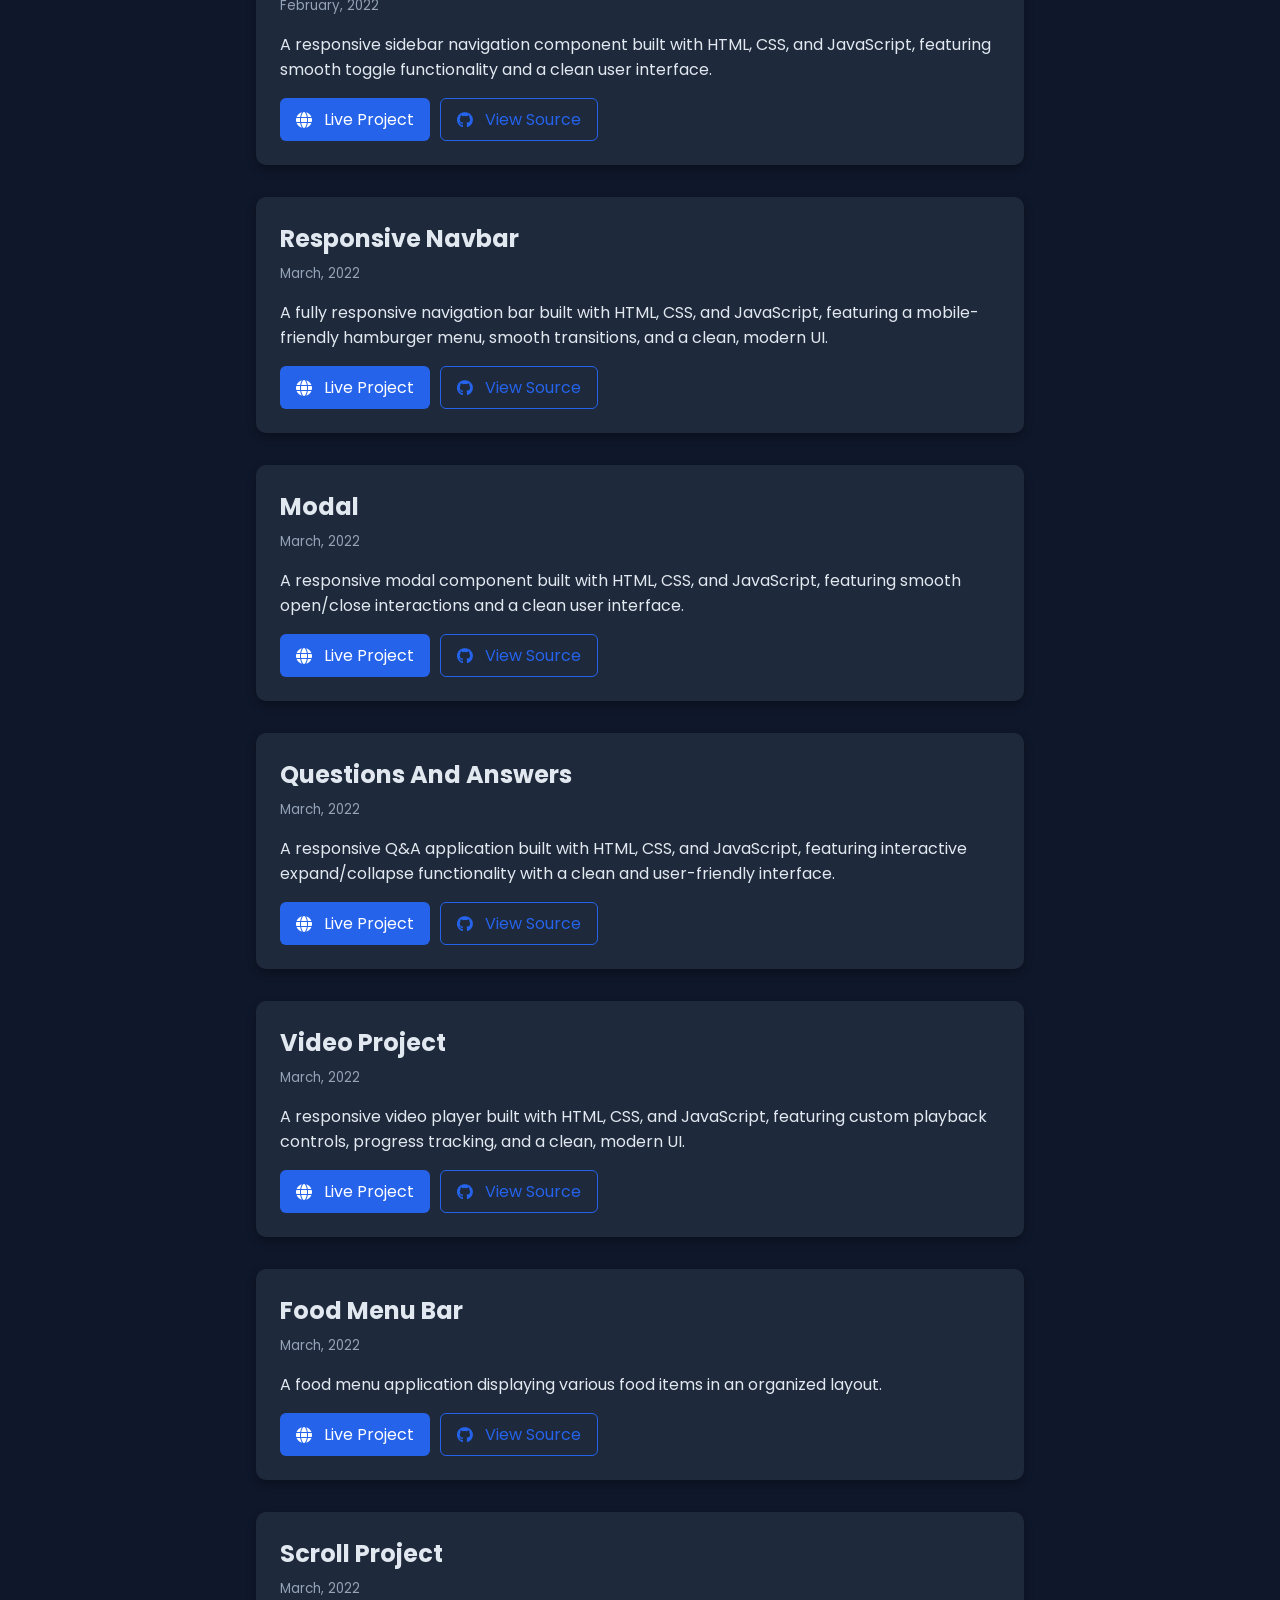
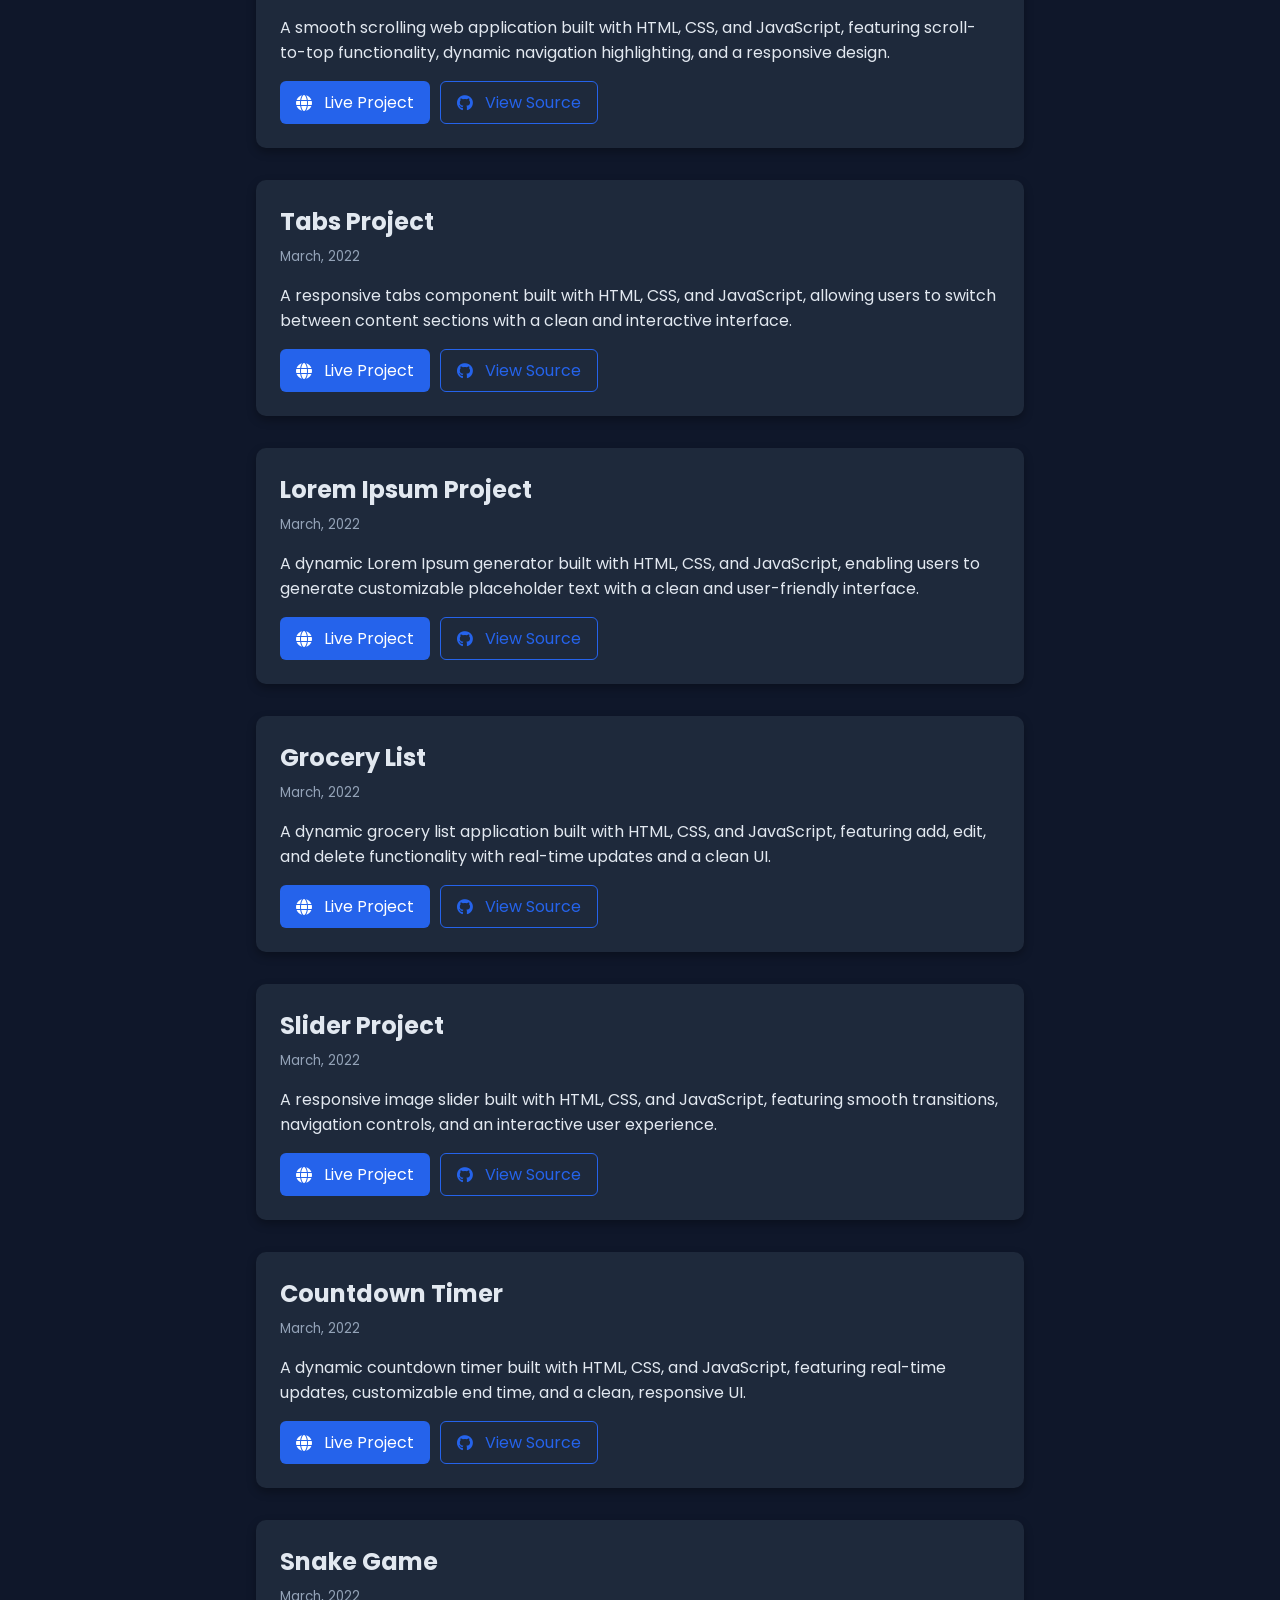
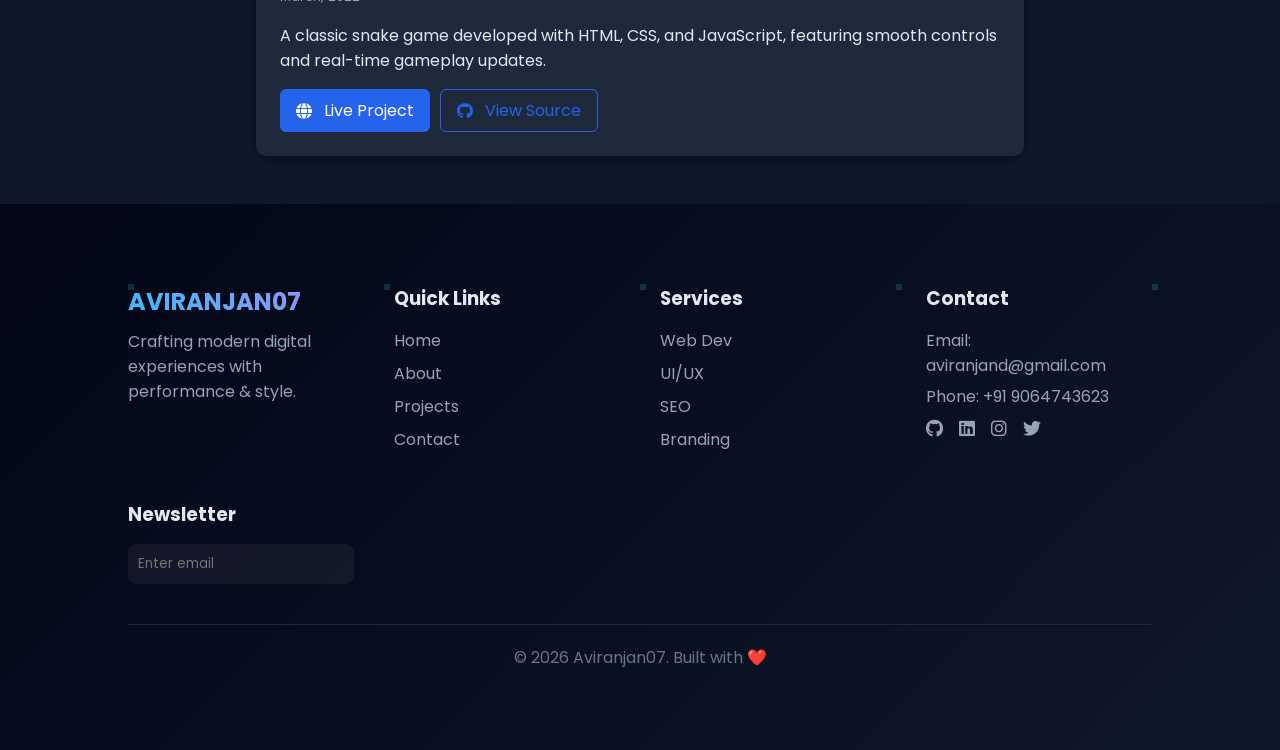
<file: youtubeProjects.html>
<!DOCTYPE html>
<html lang="en">

<head>
    <meta charset="UTF-8">
    <meta name="viewport" content="width=device-width, initial-scale=1.0">
    <link rel="stylesheet" href="https://cdnjs.cloudflare.com/ajax/libs/font-awesome/6.5.0/css/all.min.css">

    <title>Aviranjan | Web Developer</title>

    <link href="https://unpkg.com/aos@2.3.1/dist/aos.css" rel="stylesheet">
    <link rel="stylesheet" href="style.css">
    <link rel="shortcut icon" href="homeFavicon.svg">

</head>

<body>

    <div id="progress-bar"></div>

    <!-- NAVBAR -->
<nav class="navbar">
    
    <!-- LEFT -->
    <div class="logo">Aviranjan</div>

    <!-- CENTER (DESKTOP MENU) -->
    <ul id="nav-links">
        <li><a href="index.html">Home</a></li>
        <li><a href="index.html#projecctSection1">Projects</a></li>
        <li><a href="blogs.html">Blogs</a></li>
        <li><a href="dsa.html">DSA</a></li>
    </ul>

    <!-- RIGHT -->
    <div class="nav-right">
        <div class="menu-toggle" id="menu-toggle">
            <span></span>
            <span></span>
            <span></span>
        </div>

        <button id="theme-toggle">🌙</button>
    </div>

</nav>

    <!-- Header Section -->
    <header class="hero-yt">
        <h1 class="hero-heading-yt">
            See my <span class="highlight">Code</span>
        </h1>
    </header>

    <!-- Projects Section -->
    <section class="projects">
        <ol class="non-bullet">

            <!-- Project 1 -->
            <li class="project-card">
                <h2>Simple Calculator</h2>
                <small>January, 2022</small>

                <p>
                   A lightweight calculator built with HTML, CSS, and JavaScript, designed for fast and simple calculations with a clean, responsive, and ad-free interface.
                </p>

                <div class="btn-group">
                    <a class="link primary-link" href="https://simple-calculator07.netlify.app/" target="_blank">
                        <i class="fa-solid fa-globe"></i> Live Project
                    </a>

                    <a class="link secondary-link" href="https://github.com/aviranjan07/Simple_Calculator"
                        target="_blank">
                        <i class="fa-brands fa-github"></i> View Source
                    </a>
                </div>
            </li>

            <!-- Project 2 -->
            <li class="project-card">
                <h2>Digital Clock</h2>
                <small>February, 2022</small>

                <p>
                    A real-time digital clock built with HTML, CSS, and JavaScript, featuring a clean, responsive interface and accurate time updates.
                </p>

                <div class="btn-group">
                    <a class="link primary-link" href="https://simple-calculator07.netlify.app/" target="_blank">
                        <i class="fa-solid fa-globe"></i> Live Project
                    </a>

                    <a class="link secondary-link" href="https://github.com/aviranjan07/Simple_Calculator"
                        target="_blank">
                        <i class="fa-brands fa-github"></i> View Source
                    </a>
                </div>
            </li>

       

        <!-- project 3 -->
        <li class="project-card">
            <h2>Change Background color</h2>
            <small>March, 2022</small>

            <p>
                An interactive application that dynamically changes the background color with each button click, providing a smooth and engaging user experience.
            </p>

            <div class="btn-group">
                <a class="link primary-link" href="https://change-background-color07.netlify.app/" target="_blank">
                    <i class="fa-solid fa-globe"></i> Live Project
                </a>

                <a class="link secondary-link" href="https://github.com/aviranjan07/Change_Background_Color"
                    target="_blank">
                    <i class="fa-brands fa-github"></i> View Source
                </a>
            </div>
        </li>

    

        <!-- project 4 -->
        <li class="project-card">
            <h2>Simple Counter</h2>
            <small>April, 2022</small>

            <p>
                A lightweight counter application featuring increment, decrement, and reset functionality, designed with a clean and ad-free user interface.
            </p>

            <div class="btn-group">
                <a class="link primary-link" href="https://counter07.netlify.app/" target="_blank">
                    <i class="fa-solid fa-globe"></i> Live Project
                </a>

                <a class="link secondary-link" href="https://github.com/aviranjan07/Simple_Counter"
                    target="_blank">
                    <i class="fa-brands fa-github"></i> View Source
                </a>
            </div>
        </li>

        <!-- project 5 -->
        <li class="project-card">
            <h2>Review Project</h2>
            <small>April, 2022</small>

            <p>
                A dynamic review application built with HTML, CSS, and JavaScript, enabling users to navigate through different reviews with an interactive and user-friendly interface.
            </p>

            <div class="btn-group">
                <a class="link primary-link" href="https://reviews07.netlify.app/" target="_blank">
                    <i class="fa-solid fa-globe"></i> Live Project
                </a>

                <a class="link secondary-link" href="https://github.com/aviranjan07/Review_Project"
                    target="_blank">
                    <i class="fa-brands fa-github"></i> View Source
                </a>
            </div>
        </li>

        <!-- project 6 -->
        <li class="project-card">
            <h2>Side bar</h2>
            <small>February, 2022</small>

            <p>
                A responsive sidebar navigation component built with HTML, CSS, and JavaScript, featuring smooth toggle functionality and a clean user interface.
            </p>

            <div class="btn-group">
                <a class="link primary-link" href="https://side-bar07.netlify.app/" target="_blank">
                    <i class="fa-solid fa-globe"></i> Live Project
                </a>

                <a class="link secondary-link" href="https://github.com/aviranjan07/Sidebar"
                    target="_blank">
                    <i class="fa-brands fa-github"></i> View Source
                </a>
            </div>
        </li>

        <!-- project 7 -->
        <li class="project-card">
            <h2>Responsive Navbar</h2>
            <small>March, 2022</small>

            <p>
                A fully responsive navigation bar built with HTML, CSS, and JavaScript, featuring a mobile-friendly hamburger menu, smooth transitions, and a clean, modern UI.
            </p>

            <div class="btn-group">
                <a class="link primary-link" href="https://responsive-navbar07.netlify.app" target="_blank">
                    <i class="fa-solid fa-globe"></i> Live Project
                </a>

                <a class="link secondary-link" href="https://github.com/aviranjan07/Responsive_Navbar"
                    target="_blank">
                    <i class="fa-brands fa-github"></i> View Source
                </a>
            </div>
        </li>


        <!-- project 8 -->
        <li class="project-card">
            <h2>Modal</h2>
            <small>March, 2022</small>

            <p>
                A responsive modal component built with HTML, CSS, and JavaScript, featuring smooth open/close interactions and a clean user interface.
            </p>

            <div class="btn-group">
                <a class="link primary-link" href="https://model07.netlify.app" target="_blank">
                    <i class="fa-solid fa-globe"></i> Live Project
                </a>

                <a class="link secondary-link" href="https://github.com/aviranjan07/model"
                    target="_blank">
                    <i class="fa-brands fa-github"></i> View Source
                </a>
            </div>
        </li>


        <!-- project 9 -->
        <li class="project-card">
            <h2>Questions And Answers</h2>
            <small>March, 2022</small>

            <p>
                A responsive Q&A application built with HTML, CSS, and JavaScript, featuring interactive expand/collapse functionality with a clean and user-friendly interface.
            </p>

            <div class="btn-group">
                <a class="link primary-link" href="https://question-answers07.netlify.app" target="_blank">
                    <i class="fa-solid fa-globe"></i> Live Project
                </a>

                <a class="link secondary-link" href="https://github.com/aviranjan07/Questions-and-Answers"
                    target="_blank">
                    <i class="fa-brands fa-github"></i> View Source
                </a>
            </div>
        </li>

         <!-- project 10 -->
        <li class="project-card">
            <h2>Video Project</h2>
            <small>March, 2022</small>

            <p>
                A responsive video player built with HTML, CSS, and JavaScript, featuring custom playback controls, progress tracking, and a clean, modern UI.
            </p>

            <div class="btn-group">
                <a class="link primary-link" href="https://video-project07.netlify.app" target="_blank">
                    <i class="fa-solid fa-globe"></i> Live Project
                </a>

                <a class="link secondary-link" href="https://github.com/aviranjan07/Video_Project"
                    target="_blank">
                    <i class="fa-brands fa-github"></i> View Source
                </a>
            </div>
        </li>

        <!-- project 11 -->
        <li class="project-card">
            <h2>Food Menu Bar</h2>
            <small>March, 2022</small>

            <p>
                A food menu application displaying various food items in an organized layout.
            </p>

            <div class="btn-group">
                <a class="link primary-link" href="https://food-menu-bar07.netlify.app" target="_blank">
                    <i class="fa-solid fa-globe"></i> Live Project
                </a>

                <a class="link secondary-link" href="https://github.com/aviranjan07/Food_Menu_Bar"
                    target="_blank">
                    <i class="fa-brands fa-github"></i> View Source
                </a>
            </div>
        </li>


        
        <!-- project 12 -->
        <li class="project-card">
            <h2>Scroll Project</h2>
            <small>March, 2022</small>

            <p>
                A smooth scrolling web application built with HTML, CSS, and JavaScript, featuring scroll-to-top functionality, dynamic navigation highlighting, and a responsive design.
            </p>

            <div class="btn-group">
                <a class="link primary-link" href="https://scroll-project07.netlify.app" target="_blank">
                    <i class="fa-solid fa-globe"></i> Live Project
                </a>

                <a class="link secondary-link" href="https://github.com/aviranjan07/Scroll_Project"
                    target="_blank">
                    <i class="fa-brands fa-github"></i> View Source
                </a>
            </div>
        </li>


            <!-- project 13 -->
        <li class="project-card">
            <h2>Tabs Project</h2>
            <small>March, 2022</small>

            <p>
                A responsive tabs component built with HTML, CSS, and JavaScript, allowing users to switch between content sections with a clean and interactive interface.
            </p>

            <div class="btn-group">
                <a class="link primary-link" href="https://tabs-project07.netlify.app" target="_blank">
                    <i class="fa-solid fa-globe"></i> Live Project
                </a>

                <a class="link secondary-link" href="https://github.com/aviranjan07/Tabs_Project"
                    target="_blank">
                    <i class="fa-brands fa-github"></i> View Source
                </a>
            </div>
        </li>

              <!-- project 14 -->
        <li class="project-card">
            <h2>Lorem Ipsum Project</h2>
            <small>March, 2022</small>

            <p>
              A dynamic Lorem Ipsum generator built with HTML, CSS, and JavaScript, enabling users to generate customizable placeholder text with a clean and user-friendly interface.
            </p>

            <div class="btn-group">
                <a class="link primary-link" href="https://lorem-ipsum07.netlify.app/" target="_blank">
                    <i class="fa-solid fa-globe"></i> Live Project
                </a>

                <a class="link secondary-link" href="https://github.com/aviranjan07/Lorem_Ipsum_Project"
                    target="_blank">
                    <i class="fa-brands fa-github"></i> View Source
                </a>
            </div>
        </li>


        
              <!-- project 15 -->
        <li class="project-card">
            <h2>Grocery List</h2>
            <small>March, 2022</small>

            <p>
           A dynamic grocery list application built with HTML, CSS, and JavaScript, featuring add, edit, and delete functionality with real-time updates and a clean UI.
            </p>

            <div class="btn-group">
                <a class="link primary-link" href="https://grocery-list07.netlify.app/" target="_blank">
                    <i class="fa-solid fa-globe"></i> Live Project
                </a>

                <a class="link secondary-link" href="https://github.com/aviranjan07/Grocery_List"
                    target="_blank">
                    <i class="fa-brands fa-github"></i> View Source
                </a>
            </div>
        </li>

         <!-- project 16 -->
        <li class="project-card">
            <h2>Slider Project</h2>
            <small>March, 2022</small>

            <p>
            A responsive image slider built with HTML, CSS, and JavaScript, featuring smooth transitions, navigation controls, and an interactive user experience.
            </p>

            <div class="btn-group">
                <a class="link primary-link" href="https://project-slider07.netlify.app/" target="_blank">
                    <i class="fa-solid fa-globe"></i> Live Project
                </a>

                <a class="link secondary-link" href="https://github.com/aviranjan07/Slider_Project"
                    target="_blank">
                    <i class="fa-brands fa-github"></i> View Source
                </a>
            </div>
        </li>


        <!-- project 17 -->
        <li class="project-card">
            <h2>Countdown Timer</h2>
            <small>March, 2022</small>

            <p>
             A dynamic countdown timer built with HTML, CSS, and JavaScript, featuring real-time updates, customizable end time, and a clean, responsive UI.
            </p>

            <div class="btn-group">
                <a class="link primary-link" href="https://anwesha-sosthi.netlify.app/" target="_blank">
                    <i class="fa-solid fa-globe"></i> Live Project
                </a>

                <a class="link secondary-link" href="https://github.com/aviranjan07/Soshthi_By_Anwesha"
                    target="_blank">
                    <i class="fa-brands fa-github"></i> View Source
                </a>
            </div>
        </li>

            <!-- project 18 -->
        <li class="project-card">
            <h2>Snake Game</h2>
            <small>March, 2022</small>

            <p>
             A classic snake game developed with HTML, CSS, and JavaScript, featuring smooth controls and real-time gameplay updates.
            </p>

            <div class="btn-group">
                <a class="link primary-link" href="https://snake-game07.netlify.app/" target="_blank">
                    <i class="fa-solid fa-globe"></i> Live Project
                </a>

                <a class="link secondary-link" href="https://github.com/aviranjan07/Snake_Game"
                    target="_blank">
                    <i class="fa-brands fa-github"></i> View Source
                </a>
            </div>
        </li>

        </ol>
    </section>

<footer class="footer">

<div class="particles">
  <span style="left:10%"></span>
  <span style="left:30%"></span>
  <span style="left:50%"></span>
  <span style="left:70%"></span>
  <span style="left:90%"></span>
</div>

<div class="footer-container">

  <div class="footer-logo">
    <h2>AVIRANJAN07</h2>
    <p>Crafting modern digital experiences with performance & style.</p>
  </div>

  <div>
    <h3>Quick Links</h3>
    <ul>
      <li><a href="#">Home</a></li>
      <li><a href="#">About</a></li>
      <li><a href="#">Projects</a></li>
      <li><a href="#">Contact</a></li>
    </ul>
  </div>

  <div>
    <h3>Services</h3>
    <ul>
      <li><a href="#">Web Dev</a></li>
      <li><a href="#">UI/UX</a></li>
      <li><a href="#">SEO</a></li>
      <li><a href="#">Branding</a></li>
    </ul>
  </div>

  <div class="footer-contact">
    <h3>Contact</h3>
    <p>Email: aviranjand@gmail.com</p>
    <p>Phone: +91 9064743623</p>

    <div class="social-icons">
      <a href="https://github.com/aviranjan07" target="_blank"><i class="fab fa-github"></i></a>
      <a href="https://www.linkedin.com/in/aviranjan-das-8121a2211/" target="_blank"><i class="fab fa-linkedin"></i></a>
      <a href="https://www.instagram.com/aviranjan07/"><i class="fab fa-instagram"></i></a>
      <a href="https://x.com/aviranjan_das"><i class="fab fa-twitter"></i></a>
    </div>
  </div>

  <div>
    <h3>Newsletter</h3>
    <div class="newsletter-box">
      <input type="email" id="email" placeholder="Enter email">
      <button onclick="subscribe()">➤</button>
    </div>
  </div>

</div>

<div class="footer-bottom">
  <p>© 2026 Aviranjan07. Built with ❤️</p>
</div>

</footer>

    <script src="app.js"></script>
    <script src="https://unpkg.com/aos@2.3.1/dist/aos.js"></script>

    <script>
        AOS.init({
            duration: 1000,
            once: true
        });
    </script>

</body>

</html>
</file>
<file: style.css>
@import url('https://fonts.googleapis.com/css2?family=Poppins:wght@300;500;700&display=swap');

*{
    margin:0;
    padding:0;
    box-sizing:border-box;
    font-family:'Poppins',sans-serif;
}

body{
    background:#0f172a;
    color:white;
}

/* LIGHT MODE */
body.light{
    background:#ffffff;
    color:#000;
}

/* NAVBAR PREMIUM */
.navbar{
    display:flex;
    align-items:center;
    justify-content:space-between;
    padding:12px 30px;
    background:rgba(15, 23, 42, 0.8);
    backdrop-filter: blur(10px);
    position:sticky;
    top:0;
    z-index:1000;
    transition:0.3s;
}


/* RIGHT SIDE */
.nav-right{
    display:flex;
    align-items:center;
    gap:15px;
}

/* HAMBURGER */
.menu-toggle{
    display:none;
    font-size:26px;
    cursor:pointer;
}

.navbar ul{
    display:flex;
    gap:20px;
    list-style:none;
}

.navbar a{
    color:white;
    text-decoration:none;
    font-weight:500;
    position:relative;
}

/* Smooth underline animation */
.navbar a::after{
    content:"";
    position:absolute;
    left:0;
    bottom:-5px;
    width:0%;
    height:2px;
    background:#7c3aed;
    transition:0.3s;
}

.navbar a:hover::after{
    width:100%;
}

#theme-toggle{
    cursor:pointer;
}

/* HAMBURGER */
.menu-toggle{
    width:30px;
    height:20px;
    display:none;
    flex-direction:column;
    justify-content:space-between;
    cursor:pointer;
}
.menu-toggle span{
    height:3px;
    width:100%;
    background:white;
    border-radius:5px;
    transition:0.3s;
}

/* ANIMATION (ACTIVE) */
.menu-toggle.active span:nth-child(1){
    transform:rotate(45deg) translate(5px,5px);
}

.menu-toggle.active span:nth-child(2){
    opacity:0;
}

.menu-toggle.active span:nth-child(3){
    transform:rotate(-45deg) translate(5px,-5px);
}

/* HERO */
.hero{
    text-align:center;
    padding:100px 20px;
}

/* youtube projects  */

/* Root Colors */
:root {
    --primary-color: #2563eb;
    --background: #0f172a;
    --card-bg: #1e293b;
    --text-color: #e2e8f0;
}

/* Reset */
* {
    margin: 0;
    padding: 0;
    box-sizing: border-box;
}

body {
    font-family: Arial, sans-serif;
    background-color: var(--background);
    color: var(--text-color);
}

/* Header */
.hero-yt {
    padding: 2rem;
    text-align: center;
}

.hero-heading-yt {
    font-size: 2.5rem;
}

.highlight {
    color: aquamarine;
}

/* Project Section */
.projects {
    max-width: 800px;
    margin: auto;
    padding: 1rem;
}

/* Remove bullets */
.non-bullet {
    list-style: none;
}

/* Project Card */
.project-card {
    background-color: var(--card-bg);
    padding: 1.5rem;
    margin-bottom: 2rem;
    border-radius: 10px;
    box-shadow: 0 4px 10px rgba(0,0,0,0.3);
    transition: transform 0.3s ease, box-shadow 0.3s ease;
    opacity: 0;
    transform: translateY(30px);
    animation: fadeUp 0.6s ease forwards;
}

/* Delay for second card */
.project-card:nth-child(2) {
    animation-delay: 0.2s;
}

@keyframes fadeUp {
    to {
        opacity: 1;
        transform: translateY(0);
    }
}

.project-card:hover {
    transform: translateY(-8px);
    box-shadow: 0 10px 25px rgba(0,0,0,0.5);
}

/* Text spacing */
.project-card h2 {
    margin-bottom: 0.5rem;
}

.project-card small {
    display: block;
    margin-bottom: 1rem;
    color: #94a3b8;
}

.project-card p {
    margin-bottom: 1rem;
}

/* Buttons */
.btn-group {
    display: flex;
    gap: 10px;
}

.link {
    text-decoration: none;
    padding: 0.5rem 1rem;
    border-radius: 6px;
    transition: 0.3s;
    display: inline-flex;
    align-items: center;
    gap: 6px;
}

.link i {
    margin-right: 6px;
}

/* Primary Button */
.primary-link {
    background-color: var(--primary-color);
    color: white;
}

/* Secondary Button */
.secondary-link {
    border: 1px solid var(--primary-color);
    color: var(--primary-color);
}

/* Hover Effects */
.primary-link:hover {
    opacity: 0.8;
    transform: scale(1.05);
}

.secondary-link:hover {
    background-color: var(--primary-color);
    color: white;
    transform: scale(1.05);
}

/* Responsive */
@media (max-width: 600px) {
    .hero-heading-yt {
        font-size: 2rem;
    }

    .btn-group {
        flex-direction: column;
    }
}


/*  */
.hero-img{
    width:180px;
    margin-bottom:20px;
}

/* BUTTON */
.btn{
    display:inline-block;
    margin-top:15px;
    padding:10px 20px;
    background:#7c3aed;
    color:white;
    border-radius:5px;
    text-decoration:none;
}

/* SECTION */
.section{
    padding:60px 20px;
    text-align:center;
}

.dark{
    background:#1e293b;
}

/* SKILLS */
.skills span{
    display:inline-block;
    margin:10px;
    padding:10px 20px;
    background:#7c3aed;
    border-radius:20px;
}

/* CARDS */
.cards{
    display:flex;
    justify-content:center;
    gap:20px;
    flex-wrap:wrap;
}

.card{
    background:#1e293b;
    padding:20px;
    border-radius:10px;
    width:220px;
    transition:0.3s;
}

.card:hover{
    transform:translateY(-10px);
}

/* FOOTER */
/* FOOTER */
.footer {
  position: relative;
  padding: 80px 10%;
  background: linear-gradient(135deg, #020617, #0f172a);
  backdrop-filter: blur(20px);
}

/* GRID */
.footer-container {
  display: grid;
  grid-template-columns: repeat(auto-fit, minmax(220px, 1fr));
  gap: 40px;
}

/* LOGO */
.footer-logo h2 {
  font-size: 24px;
  background: linear-gradient(45deg, #38bdf8, #a78bfa);
  background-clip: text;
  color: transparent;
}

.footer-logo p {
  margin-top: 10px;
  color: #94a3b8;
}

/* LINKS */
.footer h3 {
  margin-bottom: 15px;
}

.footer ul {
  list-style: none;
}

.footer ul li {
  margin: 8px 0;
}

/* UNDERLINE ANIMATION */
.footer a {
  color: #94a3b8;
  text-decoration: none;
  position: relative;
}

.footer a::after {
  content: "";
  position: absolute;
  width: 0%;
  height: 2px;
  bottom: -2px;
  left: 0;
  background: linear-gradient(90deg, #38bdf8, #a78bfa);
  transition: 0.3s;
}

.footer a:hover::after {
  width: 100%;
}

.footer a:hover {
  color: #fff;
}

/* CONTACT */
.footer-contact p {
  color: #94a3b8;
  margin: 6px 0;
}

/* SOCIAL */
.social-icons a {
  display: inline-block;
  margin-right: 12px;
  font-size: 18px;
  transition: 0.3s;
}

.social-icons a:hover {
  transform: scale(1.2);
  color: #38bdf8;
}

/* NEWSLETTER */
.newsletter-box {
  display: flex;
  background: rgba(255,255,255,0.05);
  border-radius: 8px;
  overflow: hidden;
  margin-top: 10px;
}

.newsletter-box input {
  flex: 1;
  padding: 10px;
  border: none;
  outline: none;
  background: transparent;
  color: #fff;
}

.newsletter-box button {
  padding: 10px 15px;
  border: none;
  background: linear-gradient(45deg, #38bdf8, #a78bfa);
  cursor: pointer;
  color: #000;
  transition: 0.3s;
}

.newsletter-box button:hover {
  opacity: 0.8;
}

/* PARTICLES */
.particles span {
  position: absolute;
  display: block;
  width: 6px;
  height: 6px;
  background: #38bdf8;
  opacity: 0.2;
  animation: float 10s linear infinite;
}

@keyframes float {
  0% {transform: translateY(0);}
  100% {transform: translateY(-100vh);}
}

/* BOTTOM */
.footer-bottom {
  margin-top: 40px;
  text-align: center;
  color: #64748b;
  border-top: 1px solid #1e293b;
  padding-top: 20px;
}

/* RESPONSIVE */
@media(max-width:768px){
  .footer { padding: 50px 5%; }
}


/* PROGRESS BAR */
#progress-bar{
    position:fixed;
    top:0;
    left:0;
    height:4px;
    background:#7c3aed;
    width:0%;
}

/* MOBILE */
@media (max-width:768px){

    .menu-toggle{
        display:flex;
    }

    .navbar ul{
        position:absolute;
        top:60px;
        left:0;
        width:100%;
        background:#1e293b;
        flex-direction:column;
        align-items:center;
        display:none;
    }

    .navbar ul.active{
        display:flex;
    }
}

@media (min-width:768px){

    .menu-toggle:hover + ul{
        display:flex;
    }

}

.menu-toggle:hover{
    color:#7c3aed;
}

/* FIX TEXT WIDTH */
.typing{
    display:inline-block;
    min-width: 250px; /* adjust if needed */
}

/* ADD SMOOTH CURSOR */
.typing::after{
    content:"|";
    margin-left:5px;
    animation:blink 1s infinite;
}

@keyframes blink{
    50%{opacity:0;}
}
</file>
